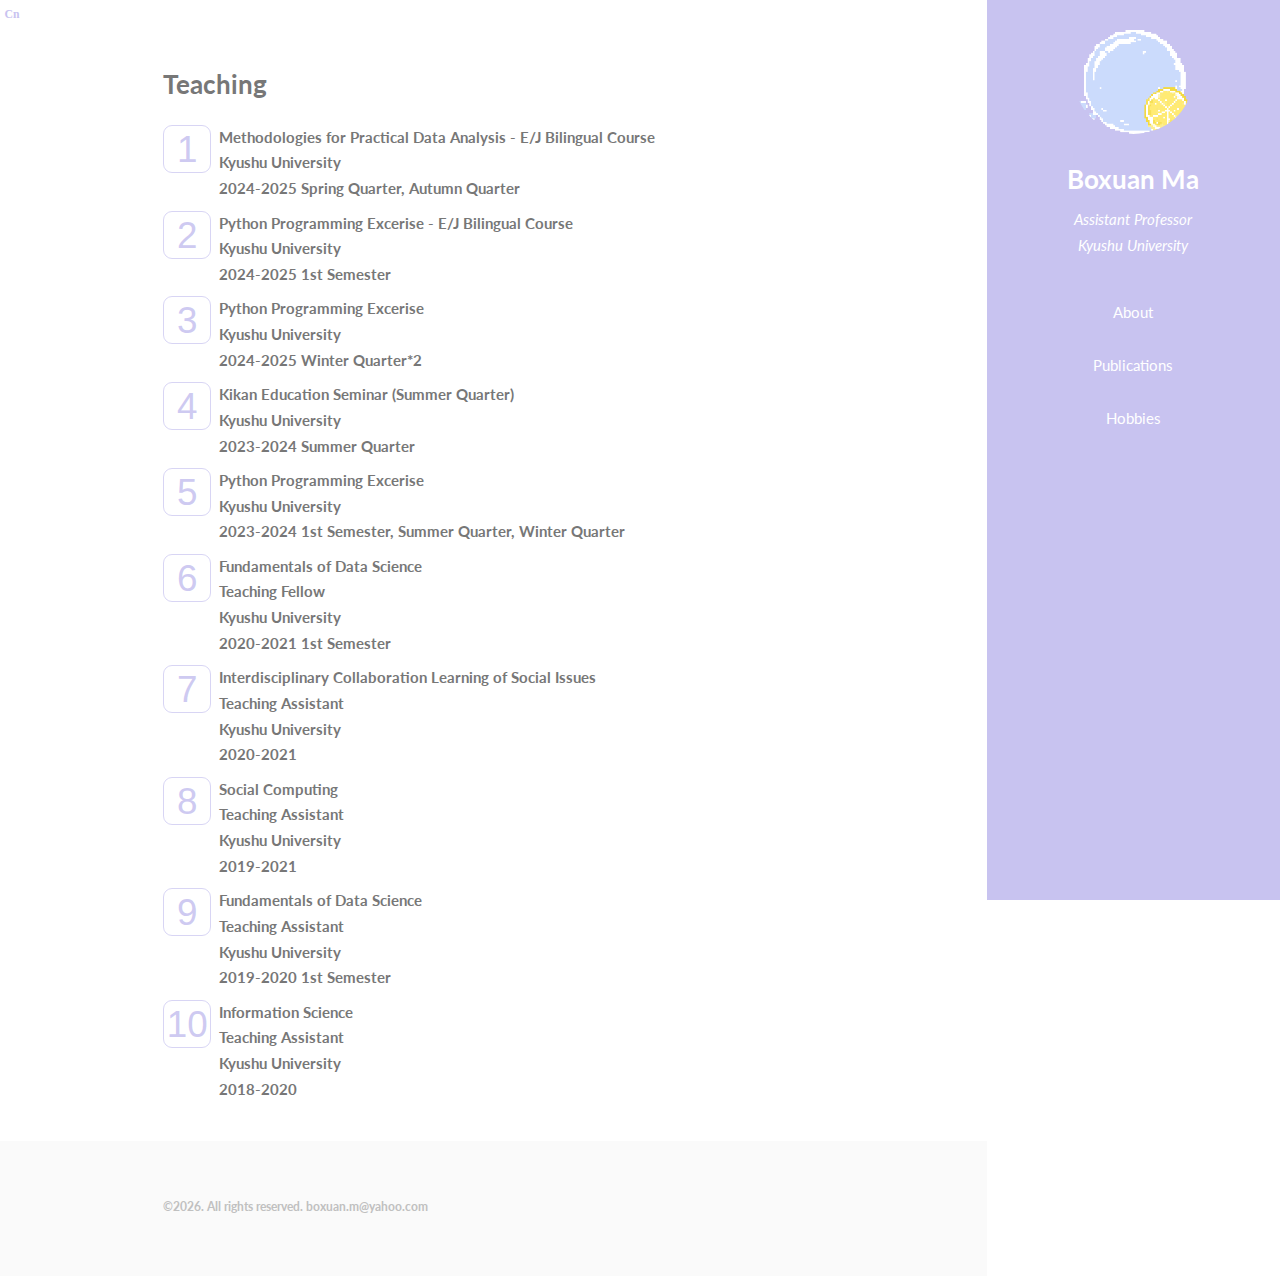
<file: Course_Professional Service.html>
<!DOCTYPE HTML>
<html>
	<head>
		<title>Boxuan Ma</title>
		<meta charset="utf-8" />
		<meta name="viewport" content="width=device-width, initial-scale=1, user-scalable=no" />
		<link rel="stylesheet" href="https://cdn.jsdelivr.net/npm/bootstrap-icons@1.10.5/font/bootstrap-icons.css">
		<link rel="stylesheet" href="assets/css/main.css" />
		<!-- <script src="https://kit.fontawesome.com/7d7a3a5bf2.js" crossorigin="anonymous"></script> -->
		
		<!-- Favicon -->
		<link rel="shortcut icon" type="image/png" href="images/favicon.png" />
	</head>
	<body class="is-preload">

		


		<!-- Header -->
			<section id="header">
				<header>
					<span class="image avatar"><img src="images/icon.png" alt="" /></span>
					<h1 id="logo"><a href="#">Boxuan Ma</a></h1>
					<p>Assistant Professor <br />
					Kyushu University </p>
				</header>
				<nav id="nav">
					<ul>
						<li><a href="index.html">About</a></li>
						<li><a href="Publication.html">Publications</a></li>
						<li><a href="Hobby.html">Hobbies</a></li> 
						<!-- <li><a href="#four">Publications</a></li> -->
					</ul>
				</nav>
				<!-- <footer>
					<ul class="icons">
						<li><a href="#" class="icon brands fa-twitter"><span class="label">Twitter</span></a></li>
						<li><a href="#" class="icon brands fa-facebook-f"><span class="label">Facebook</span></a></li>
						<li><a href="#" class="icon brands fa-instagram"><span class="label">Instagram</span></a></li>
						<li><a href="#" class="icon brands fa-github"><span class="label">Github</span></a></li>
						<li><a href="#" class="icon solid fa-envelope"><span class="label">Email</span></a></li>
					</ul>
				</footer> -->
			</section>

		<!-- Wrapper -->
			<div id="wrapper">

				<!-- Main -->
					<div id="main">

						<input type="checkbox" id="japanese">
						<label id="lang-toggler" for="japanese"></label>	

						<!-- One -->
							<section id="one">
								<!-- <div class="image main" data-position="center"> -->
									<!-- <img src="images/banner.jpg" alt="" /> -->

						
								<!-- </div> -->
								<div class="container">

									

									<header class="major">
										   
									<h3>Teaching</h2>
										<p>
											<ol style="counter-reset:my-ol-counter 0">
												<li><b>Methodologies for Practical Data Analysis - E/J Bilingual Course</b><br>
													<b>Kyushu University <br>
													2024-2025  Spring Quarter, Autumn Quarter<br>
												<li><b>Python Programming Excerise - E/J Bilingual Course</b><br>
													<b>Kyushu University <br>
													2024-2025  1st Semester<br>
												<li><b>Python Programming Excerise</b><br>
													<b>Kyushu University <br>
													2024-2025  Winter Quarter*2<br>
												<li><b>Kikan Education Seminar (Summer Quarter)</b><br>
													<b>Kyushu University <br>
													2023-2024  Summer Quarter<br>		
												<li><b>Python Programming Excerise</b><br>
													<b>Kyushu University <br>
													2023-2024  1st Semester, Summer Quarter, Winter Quarter<br>
												<li><b>Fundamentals of Data Science</b><br>
													<b>Teaching Fellow<br>
													<b>Kyushu University <br>
													2020-2021  1st Semester<br>

												<li><b>Interdisciplinary Collaboration Learning of Social Issues</b><br>
													<b>Teaching Assistant<br>
													<b>Kyushu University <br>
													2020-2021 <br>												
												<li><b>Social Computing</b><br>
													<b>Teaching Assistant<br>
													<b>Kyushu University <br>
													2019-2021 <br>		
												<li><b>Fundamentals of Data Science</b><br>
													<b>Teaching Assistant<br>
													<b>Kyushu University <br>
													2019-2020  1st Semester<br>		
												<li><b>Information Science</b><br>
													<b>Teaching Assistant<br>
													<b>Kyushu University <br>
													2018-2020 <br>		


								</div>


						

						<!-- Three -->
						<!-- <section id="Three">
							<div class="container">
								<h3>Indie Project</h3>
								<p></p>
								<ul class="feature-icons">
									<li class="icon solid fa-code">Write all the code</li>
									<li class="icon solid fa-cubes">Stack small boxes</li>
									<li class="icon solid fa-book">Read books and stuff</li>
									<li class="icon solid fa-coffee">Drink much coffee</li>
									<li class="icon solid fa-bolt">Lightning bolt</li>
									<li class="icon solid fa-users">Shadow clone technique</li>
								</ul>
							</div>
						</section> -->


						<!-- Four -->

						<!-- Five -->
						<!--
							<section id="five">
								<div class="container">
									<h3>Elements</h3>

									<section>
										<h4>Text</h4>
										<p>This is <b>bold</b> and this is <strong>strong</strong>. This is <i>italic</i> and this is <em>emphasized</em>.
										This is <sup>superscript</sup> text and this is <sub>subscript</sub> text.
										This is <u>underlined</u> and this is code: <code>for (;;) { ... }</code>. Finally, <a href="#">this is a link</a>.</p>
										<hr />
										<header>
											<h4>Heading with a Subtitle</h4>
											<p>Lorem ipsum dolor sit amet nullam id egestas urna aliquam</p>
										</header>
										<p>Nunc lacinia ante nunc ac lobortis. Interdum adipiscing gravida odio porttitor sem non mi integer non faucibus ornare mi ut ante amet placerat aliquet. Volutpat eu sed ante lacinia sapien lorem accumsan varius montes viverra nibh in adipiscing blandit tempus accumsan.</p>
										<header>
											<h5>Heading with a Subtitle</h5>
											<p>Lorem ipsum dolor sit amet nullam id egestas urna aliquam</p>
										</header>
										<p>Nunc lacinia ante nunc ac lobortis. Interdum adipiscing gravida odio porttitor sem non mi integer non faucibus ornare mi ut ante amet placerat aliquet. Volutpat eu sed ante lacinia sapien lorem accumsan varius montes viverra nibh in adipiscing blandit tempus accumsan.</p>
										<hr />
										<h2>Heading Level 2</h2>
										<h3>Heading Level 3</h3>
										<h4>Heading Level 4</h4>
										<h5>Heading Level 5</h5>
										<h6>Heading Level 6</h6>
										<hr />
										<h5>Blockquote</h5>
										<blockquote>Fringilla nisl. Donec accumsan interdum nisi, quis tincidunt felis sagittis eget tempus euismod. Vestibulum ante ipsum primis in faucibus vestibulum. Blandit adipiscing eu felis iaculis volutpat ac adipiscing accumsan faucibus. Vestibulum ante ipsum primis in faucibus lorem ipsum dolor sit amet nullam adipiscing eu felis.</blockquote>
										<h5>Preformatted</h5>
										<pre><code>i = 0;

while (!deck.isInOrder()) {
    print 'Iteration ' + i;
    deck.shuffle();
    i++;
}

print 'It took ' + i + ' iterations to sort the deck.';</code></pre>
									</section>

									<section>
										<h4>Lists</h4>
										<div class="row">
											<div class="col-6 col-12-xsmall">
												<h5>Unordered</h5>
												<ul>
													<li>Dolor pulvinar etiam magna etiam.</li>
													<li>Sagittis adipiscing lorem eleifend.</li>
													<li>Felis enim feugiat dolore viverra.</li>
												</ul>
												<h5>Alternate</h5>
												<ul class="alt">
													<li>Dolor pulvinar etiam magna etiam.</li>
													<li>Sagittis adipiscing lorem eleifend.</li>
													<li>Felis enim feugiat dolore viverra.</li>
												</ul>
											</div>
											<div class="col-6 col-12-xsmall">
												<h5>Ordered</h5>
												<ol>
													<li>Dolor pulvinar etiam magna etiam.</li>
													<li>Etiam vel felis at lorem sed viverra.</li>
													<li>Felis enim feugiat dolore viverra.</li>
													<li>Dolor pulvinar etiam magna etiam.</li>
													<li>Etiam vel felis at lorem sed viverra.</li>
													<li>Felis enim feugiat dolore viverra.</li>
												</ol>
												<h5>Icons</h5>
												<ul class="icons">
													<li><a href="#" class="icon brands fa-twitter"><span class="label">Twitter</span></a></li>
													<li><a href="#" class="icon brands fa-facebook-f"><span class="label">Facebook</span></a></li>
													<li><a href="#" class="icon brands fa-instagram"><span class="label">Instagram</span></a></li>
													<li><a href="#" class="icon brands fa-github"><span class="label">Github</span></a></li>
													<li><a href="#" class="icon brands fa-dribbble"><span class="label">Dribbble</span></a></li>
													<li><a href="#" class="icon brands fa-tumblr"><span class="label">Tumblr</span></a></li>
												</ul>
											</div>
										</div>
										<h5>Actions</h5>
										<ul class="actions">
											<li><a href="#" class="button primary">Default</a></li>
											<li><a href="#" class="button">Default</a></li>
											<li><a href="#" class="button alt">Default</a></li>
										</ul>
										<ul class="actions small">
											<li><a href="#" class="button primary small">Small</a></li>
											<li><a href="#" class="button small">Small</a></li>
											<li><a href="#" class="button alt small">Small</a></li>
										</ul>
										<div class="row">
											<div class="col-3 col-6-medium col-12-xsmall">
												<ul class="actions stacked">
													<li><a href="#" class="button primary">Default</a></li>
													<li><a href="#" class="button">Default</a></li>
													<li><a href="#" class="button alt">Default</a></li>
												</ul>
											</div>
											<div class="col-3 col-6 col-12-xsmall">
												<ul class="actions stacked">
													<li><a href="#" class="button primary small">Small</a></li>
													<li><a href="#" class="button small">Small</a></li>
													<li><a href="#" class="button alt small">Small</a></li>
												</ul>
											</div>
											<div class="col-3 col-6-medium col-12-xsmall">
												<ul class="actions stacked">
													<li><a href="#" class="button primary fit">Default</a></li>
													<li><a href="#" class="button fit">Default</a></li>
													<li><a href="#" class="button alt fit">Default</a></li>
												</ul>
											</div>
											<div class="col-3 col-6-medium col-12-xsmall">
												<ul class="actions stacked">
													<li><a href="#" class="button primary small fit">Small</a></li>
													<li><a href="#" class="button small fit">Small</a></li>
													<li><a href="#" class="button alt small fit">Small</a></li>
												</ul>
											</div>
										</div>
									</section>

									<section>
										<h4>Table</h4>
										<h5>Default</h5>
										<div class="table-wrapper">
											<table>
												<thead>
													<tr>
														<th>Name</th>
														<th>Description</th>
														<th>Price</th>
													</tr>
												</thead>
												<tbody>
													<tr>
														<td>Item One</td>
														<td>Ante turpis integer aliquet porttitor.</td>
														<td>29.99</td>
													</tr>
													<tr>
														<td>Item Two</td>
														<td>Vis ac commodo adipiscing arcu aliquet.</td>
														<td>19.99</td>
													</tr>
													<tr>
														<td>Item Three</td>
														<td> Morbi faucibus arcu accumsan lorem.</td>
														<td>29.99</td>
													</tr>
													<tr>
														<td>Item Four</td>
														<td>Vitae integer tempus condimentum.</td>
														<td>19.99</td>
													</tr>
													<tr>
														<td>Item Five</td>
														<td>Ante turpis integer aliquet porttitor.</td>
														<td>29.99</td>
													</tr>
												</tbody>
												<tfoot>
													<tr>
														<td colspan="2"></td>
														<td>100.00</td>
													</tr>
												</tfoot>
											</table>
										</div>

										<h5>Alternate</h5>
										<div class="table-wrapper">
											<table class="alt">
												<thead>
													<tr>
														<th>Name</th>
														<th>Description</th>
														<th>Price</th>
													</tr>
												</thead>
												<tbody>
													<tr>
														<td>Item One</td>
														<td>Ante turpis integer aliquet porttitor.</td>
														<td>29.99</td>
													</tr>
													<tr>
														<td>Item Two</td>
														<td>Vis ac commodo adipiscing arcu aliquet.</td>
														<td>19.99</td>
													</tr>
													<tr>
														<td>Item Three</td>
														<td> Morbi faucibus arcu accumsan lorem.</td>
														<td>29.99</td>
													</tr>
													<tr>
														<td>Item Four</td>
														<td>Vitae integer tempus condimentum.</td>
														<td>19.99</td>
													</tr>
													<tr>
														<td>Item Five</td>
														<td>Ante turpis integer aliquet porttitor.</td>
														<td>29.99</td>
													</tr>
												</tbody>
												<tfoot>
													<tr>
														<td colspan="2"></td>
														<td>100.00</td>
													</tr>
												</tfoot>
											</table>
										</div>
									</section>

									<section>
										<h4>Buttons</h4>
										<ul class="actions">
											<li><a href="#" class="button primary">Primary</a></li>
											<li><a href="#" class="button">Default</a></li>
											<li><a href="#" class="button alt">Alternate</a></li>
										</ul>
										<ul class="actions">
											<li><a href="#" class="button primary large">Large</a></li>
											<li><a href="#" class="button">Default</a></li>
											<li><a href="#" class="button alt small">Small</a></li>
										</ul>
										<ul class="actions fit">
											<li><a href="#" class="button primary fit">Fit</a></li>
											<li><a href="#" class="button fit">Fit</a></li>
											<li><a href="#" class="button alt fit">Fit</a></li>
										</ul>
										<ul class="actions fit small">
											<li><a href="#" class="button primary fit small">Fit + Small</a></li>
											<li><a href="#" class="button fit small">Fit + Small</a></li>
											<li><a href="#" class="button alt fit small">Fit + Small</a></li>
										</ul>
										<ul class="actions">
											<li><a href="#" class="button primary icon solid fa-download">Icon</a></li>
											<li><a href="#" class="button icon solid fa-download">Icon</a></li>
											<li><a href="#" class="button alt icon solid fa-check">Icon</a></li>
										</ul>
										<ul class="actions">
											<li><span class="button primary disabled">Primary</span></li>
											<li><span class="button disabled">Default</span></li>
											<li><span class="button alt disabled">Alternate</span></li>
										</ul>
									</section>

									<section>
										<h4>Form</h4>
										<form method="post" action="#">
											<div class="row gtr-uniform">
												<div class="col-6 col-12-xsmall">
													<input type="text" name="demo-name" id="demo-name" value="" placeholder="Name" />
												</div>
												<div class="col-6 col-12-xsmall">
													<input type="email" name="demo-email" id="demo-email" value="" placeholder="Email" />
												</div>
												<div class="col-12">
													<select name="demo-category" id="demo-category">
														<option value="">- Category -</option>
														<option value="1">Manufacturing</option>
														<option value="1">Shipping</option>
														<option value="1">Administration</option>
														<option value="1">Human Resources</option>
													</select>
												</div>
												<div class="col-4 col-12-medium">
													<input type="radio" id="demo-priority-low" name="demo-priority" checked>
													<label for="demo-priority-low">Low Priority</label>
												</div>
												<div class="col-4 col-12-medium">
													<input type="radio" id="demo-priority-normal" name="demo-priority">
													<label for="demo-priority-normal">Normal Priority</label>
												</div>
												<div class="col-4 col-12-medium">
													<input type="radio" id="demo-priority-high" name="demo-priority">
													<label for="demo-priority-high">High Priority</label>
												</div>
												<div class="col-6 col-12-medium">
													<input type="checkbox" id="demo-copy" name="demo-copy">
													<label for="demo-copy">Email me a copy of this message</label>
												</div>
												<div class="col-6 col-12-medium">
													<input type="checkbox" id="demo-human" name="demo-human" checked>
													<label for="demo-human">I am a human and not a robot</label>
												</div>
												<div class="col-12">
													<textarea name="demo-message" id="demo-message" placeholder="Enter your message" rows="6"></textarea>
												</div>
												<div class="col-12">
													<ul class="actions">
														<li><input type="submit" value="Send Message" /></li>
														<li><input type="reset" value="Reset" class="alt" /></li>
													</ul>
												</div>
											</div>
										</form>
									</section>

									<section>
										<h4>Image</h4>
										<h5>Fit</h5>
										<span class="image fit"><img src="images/banner.jpg" alt="" /></span>
										<div class="box alt">
											<div class="row gtr-50 gtr-uniform">
												<div class="col-4"><span class="image fit"><img src="images/pic01.jpg" alt="" /></span></div>
												<div class="col-4"><span class="image fit"><img src="images/pic02.jpg" alt="" /></span></div>
												<div class="col-4"><span class="image fit"><img src="images/pic03.jpg" alt="" /></span></div>
												<div class="col-4"><span class="image fit"><img src="images/pic02.jpg" alt="" /></span></div>
												<div class="col-4"><span class="image fit"><img src="images/pic03.jpg" alt="" /></span></div>
												<div class="col-4"><span class="image fit"><img src="images/pic01.jpg" alt="" /></span></div>
												<div class="col-4"><span class="image fit"><img src="images/pic03.jpg" alt="" /></span></div>
												<div class="col-4"><span class="image fit"><img src="images/pic01.jpg" alt="" /></span></div>
												<div class="col-4"><span class="image fit"><img src="images/pic02.jpg" alt="" /></span></div>
											</div>
										</div>
										<h5>Left &amp; Right</h5>
										<p><span class="image left"><img src="images/avatar.jpg" alt="" /></span>Fringilla nisl. Donec accumsan interdum nisi, quis tincidunt felis sagittis eget. tempus euismod. Vestibulum ante ipsum primis in faucibus vestibulum. Blandit adipiscing eu felis iaculis volutpat ac adipiscing accumsan eu faucibus. Integer ac pellentesque praesent tincidunt felis sagittis eget. tempus euismod. Vestibulum ante ipsum primis in faucibus vestibulum. Blandit adipiscing eu felis iaculis volutpat ac adipiscing accumsan eu faucibus. Integer ac pellentesque praesent. Donec accumsan interdum nisi, quis tincidunt felis sagittis eget. tempus euismod. Vestibulum ante ipsum primis in faucibus vestibulum. Blandit adipiscing eu felis iaculis volutpat ac adipiscing accumsan eu faucibus. Integer ac pellentesque praesent tincidunt felis sagittis eget. tempus euismod. Vestibulum ante ipsum primis in faucibus vestibulum. Blandit adipiscing eu felis iaculis volutpat ac adipiscing accumsan eu faucibus. Integer ac pellentesque praesent.</p>
										<p><span class="image right"><img src="images/avatar.jpg" alt="" /></span>Fringilla nisl. Donec accumsan interdum nisi, quis tincidunt felis sagittis eget. tempus euismod. Vestibulum ante ipsum primis in faucibus vestibulum. Blandit adipiscing eu felis iaculis volutpat ac adipiscing accumsan eu faucibus. Integer ac pellentesque praesent tincidunt felis sagittis eget. tempus euismod. Vestibulum ante ipsum primis in faucibus vestibulum. Blandit adipiscing eu felis iaculis volutpat ac adipiscing accumsan eu faucibus. Integer ac pellentesque praesent. Donec accumsan interdum nisi, quis tincidunt felis sagittis eget. tempus euismod. Vestibulum ante ipsum primis in faucibus vestibulum. Blandit adipiscing eu felis iaculis volutpat ac adipiscing accumsan eu faucibus. Integer ac pellentesque praesent tincidunt felis sagittis eget. tempus euismod. Vestibulum ante ipsum primis in faucibus vestibulum. Blandit adipiscing eu felis iaculis volutpat ac adipiscing accumsan eu faucibus. Integer ac pellentesque praesent.</p>
									</section>

								</div>
							</section>
						-->

					</div>

				<!-- Footer -->
					<section id="footer">
						<div class="container">
							<ul class="copyright">
								<li>&copy;<script>document.write( new Date().getFullYear() );</script>. All rights reserved. boxuan.m@yahoo.com </li>
							</ul>
						</div>
					</section>

			</div>

		<!-- Scripts -->
			<script src="assets/js/jquery.min.js"></script>
			<script src="assets/js/jquery.scrollex.min.js"></script>
			<script src="assets/js/jquery.scrolly.min.js"></script>
			<script src="assets/js/browser.min.js"></script>
			<script src="assets/js/breakpoints.min.js"></script>
			<script src="assets/js/util.js"></script>
			<script src="assets/js/main.js"></script>

	</body>
</html>
</file>
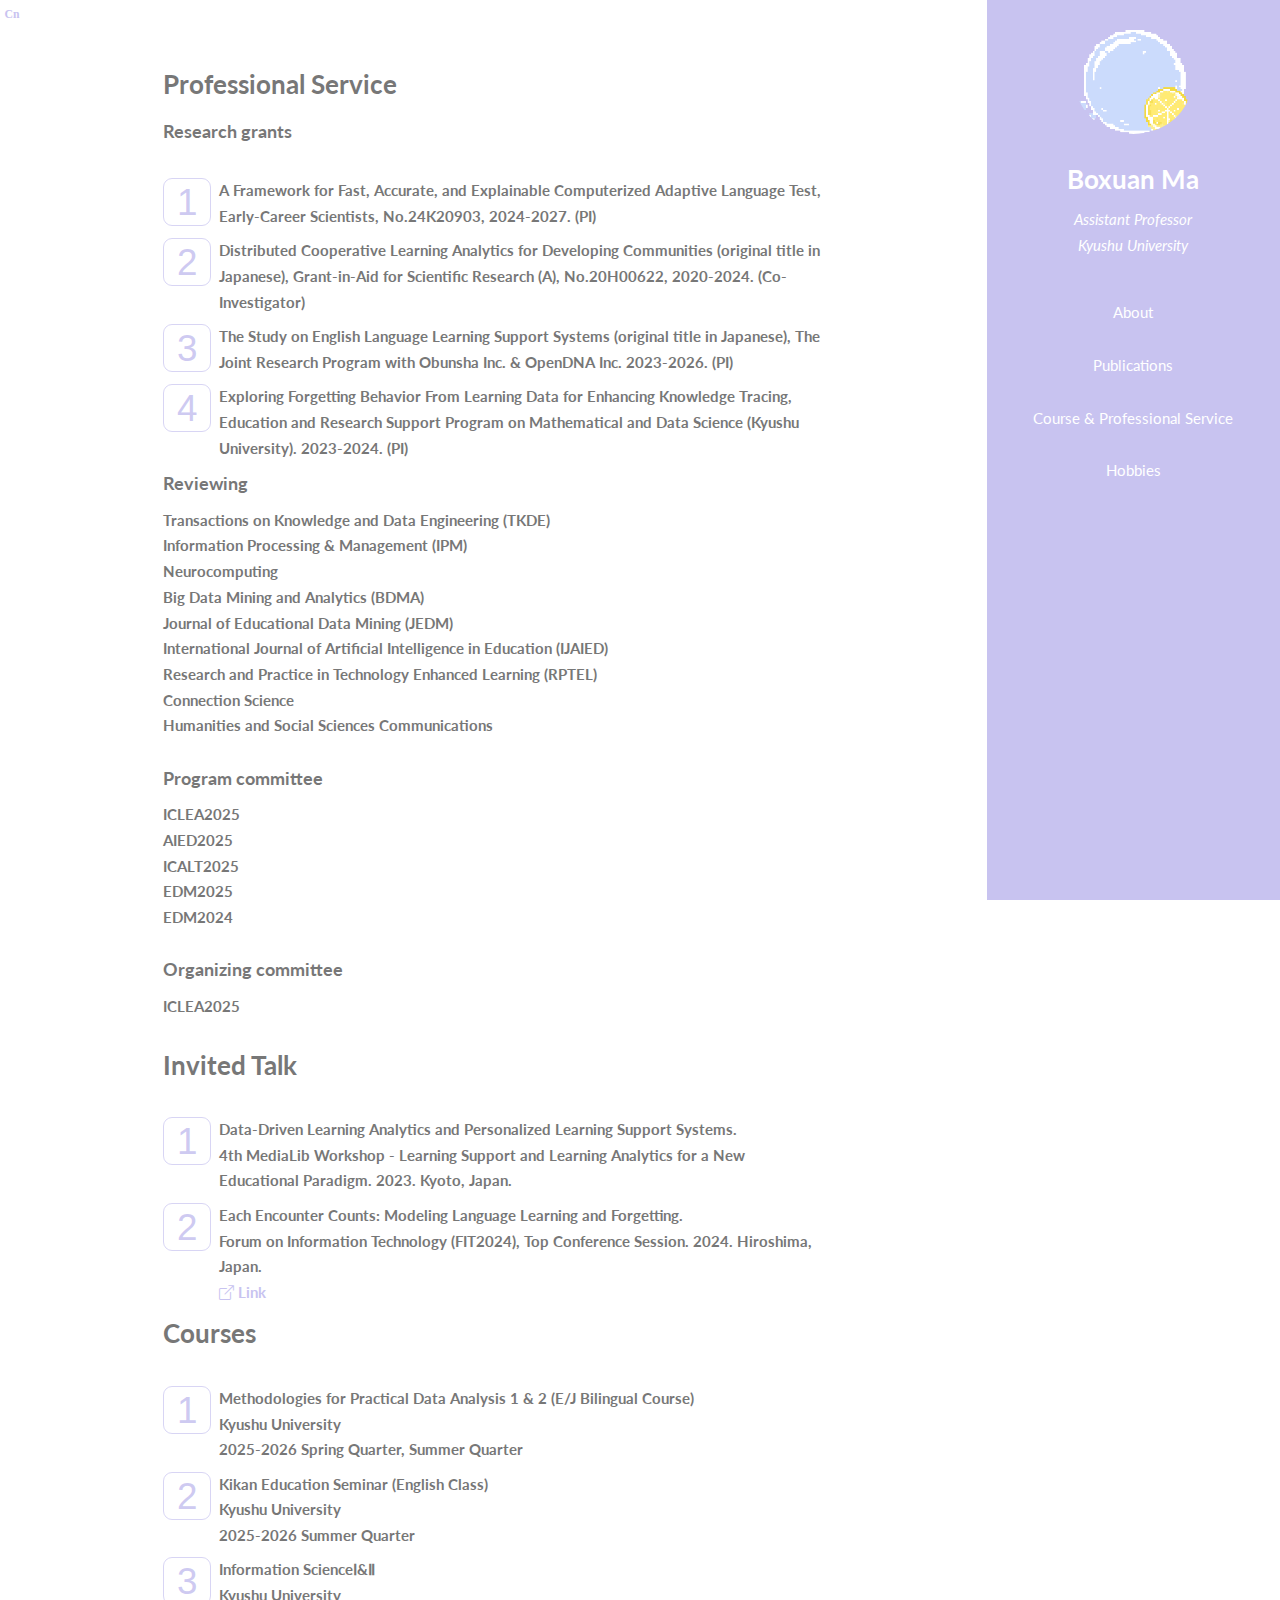
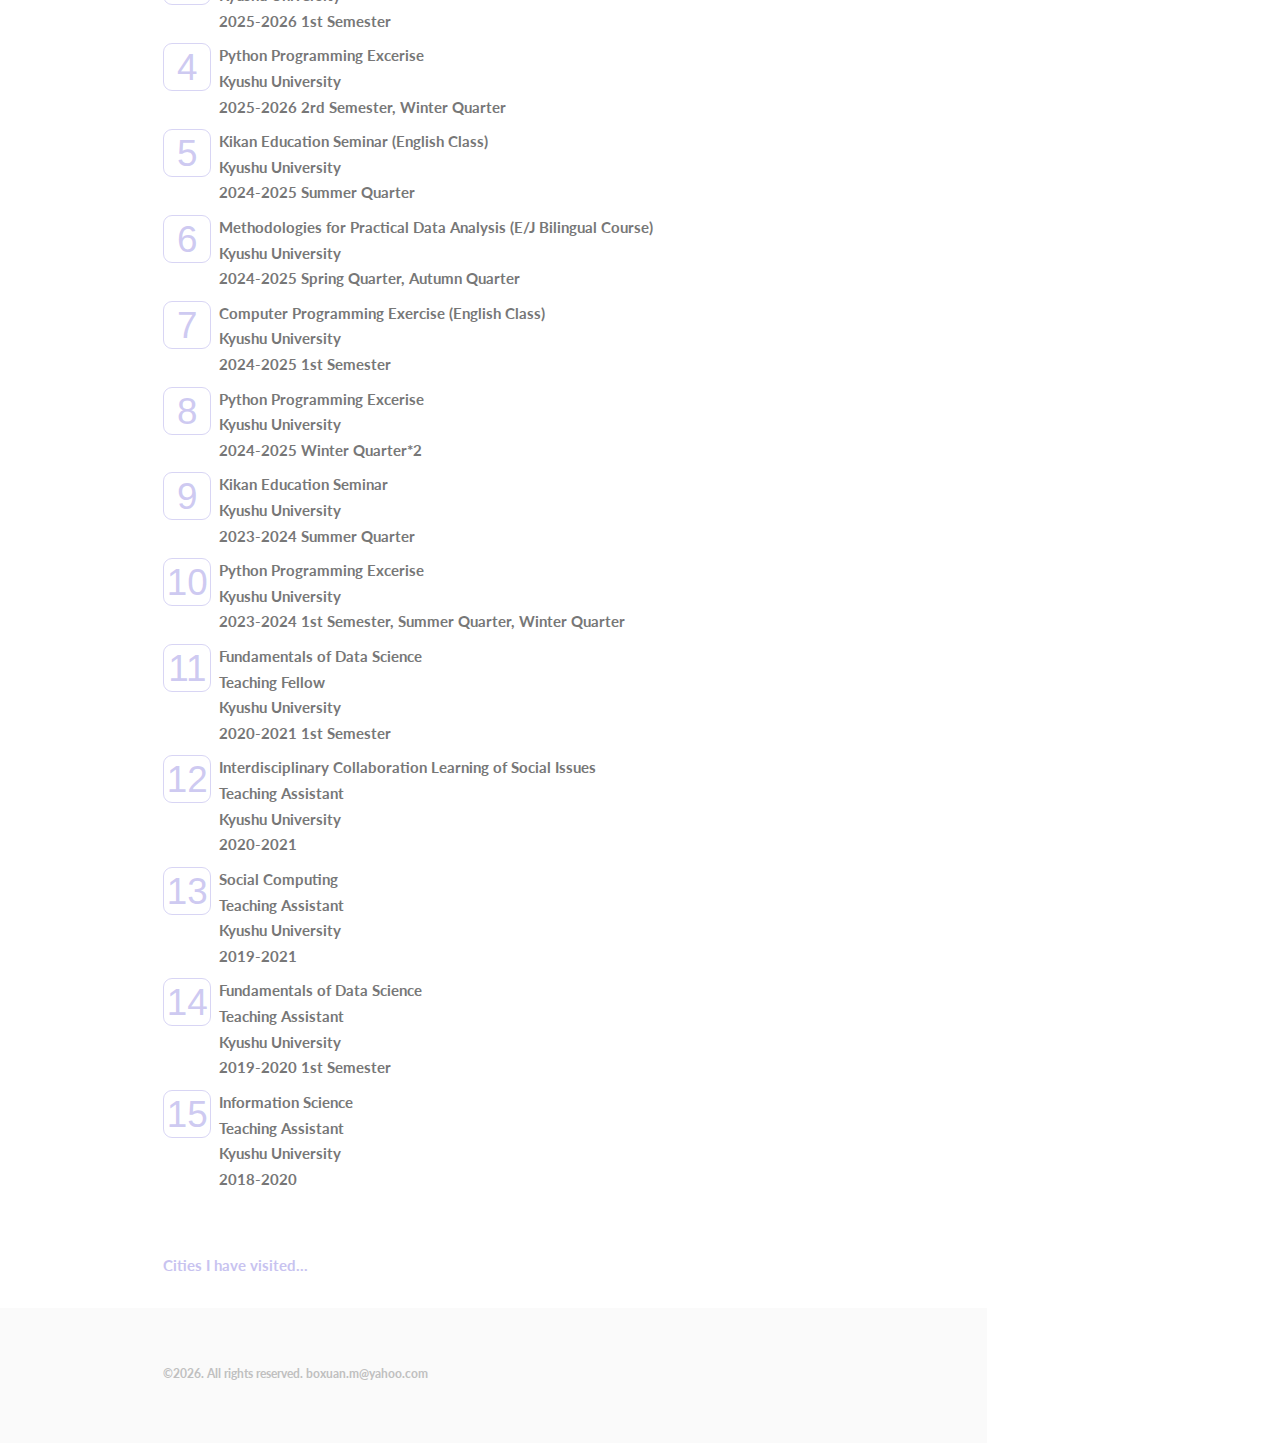
<file: Course_Professional_Service.html>
<!DOCTYPE HTML>
<html>
	<head>
		<title>Boxuan Ma</title>
		<meta charset="utf-8" />
		<meta name="viewport" content="width=device-width, initial-scale=1, user-scalable=no" />
		<link rel="stylesheet" href="https://cdn.jsdelivr.net/npm/bootstrap-icons@1.10.5/font/bootstrap-icons.css">
		<link rel="stylesheet" href="assets/css/main.css" />
		<!-- <script src="https://kit.fontawesome.com/7d7a3a5bf2.js" crossorigin="anonymous"></script> -->
		
		<!-- Favicon -->
		<link rel="shortcut icon" type="image/png" href="images/favicon.png" />
	</head>
	<body class="is-preload">

		


		<!-- Header -->
			<section id="header">
				<header>
					<span class="image avatar"><img src="images/icon.png" alt="" /></span>
					<h1 id="logo"><a href="#">Boxuan Ma</a></h1>
					<p>Assistant Professor <br />
					Kyushu University </p>
				</header>
				<nav id="nav">
					<ul>
						<li><a href="index.html">About</a></li>
						<li><a href="Publication.html">Publications</a></li>
						<li><a href="Course_Professional_Service.html">Course & Professional Service</a></li>
						<li><a href="Hobby.html">Hobbies</a></li> 
						<!-- <li><a href="#four">Publications</a></li> -->
					</ul>
				</nav>
				<!-- <footer>
					<ul class="icons">
						<li><a href="#" class="icon brands fa-twitter"><span class="label">Twitter</span></a></li>
						<li><a href="#" class="icon brands fa-facebook-f"><span class="label">Facebook</span></a></li>
						<li><a href="#" class="icon brands fa-instagram"><span class="label">Instagram</span></a></li>
						<li><a href="#" class="icon brands fa-github"><span class="label">Github</span></a></li>
						<li><a href="#" class="icon solid fa-envelope"><span class="label">Email</span></a></li>
					</ul>
				</footer> -->
			</section>

		<!-- Wrapper -->
			<div id="wrapper">

				<!-- Main -->
					<div id="main">

						<input type="checkbox" id="japanese">
						<label id="lang-toggler" for="japanese"></label>	

						<!-- One -->
							<section id="one">
								<!-- <div class="image main" data-position="center"> -->
									<!-- <img src="images/banner.jpg" alt="" /> -->

						
								<!-- </div> -->
								<div class="container">


													
								<h3>Professional Service</h3>
			
								<h4>Research grants</h4>

								<p>
								<ol style="counter-reset:my-ol-counter 0">
								
								<li><b>A Framework for Fast, Accurate, and Explainable Computerized Adaptive Language Test, Early-Career Scientists, No.24K20903, 2024-2027. (PI)
								<br> 
								<li><b> Distributed Cooperative Learning Analytics for Developing Communities (original title in Japanese), Grant-in-Aid for Scientific Research (A), No.20H00622, 2020-2024. (Co-Investigator)
								<br>
								<li><b>The Study on English Language Learning Support Systems (original title in Japanese), The Joint Research Program with Obunsha Inc. & OpenDNA Inc. 2023-2026. (PI)
								<br>	
								<li><b>Exploring Forgetting Behavior From Learning Data for Enhancing Knowledge Tracing, Education and Research Support Program on Mathematical and Data Science (Kyushu University). 2023-2024. (PI)
								<br>
								</ol>
									
								<h4>Reviewing</h4>
							
								Transactions on Knowledge and Data Engineering (TKDE) 
									<br> 
								Information Processing & Management (IPM) 
									<br> 
								Neurocomputing
									<br> 
								Big Data Mining and Analytics (BDMA)
									<br> 
								Journal of Educational Data Mining (JEDM) 
									<br> 
								International Journal of Artificial Intelligence in Education (IJAIED) 	
									<br> 
								Research and Practice in Technology Enhanced Learning (RPTEL) 
									<br> 
								Connection Science
									<br> 
								
								Humanities and Social Sciences Communications

								<br>
								<br>
									
								<h4>Program committee</h4>	

									
								
								ICLEA2025
								<br>
								AIED2025
								<br>	
								ICALT2025
								<br>
								EDM2025
								<br>
								EDM2024
								<br>
								<br>
								<h4>Organizing committee</h4>	
								
								ICLEA2025
								<br>
								<br>	
								<h3>Invited Talk</h2>
								<p>
								<ol style="counter-reset:my-ol-counter 0">
														
								<li><b> Data-Driven Learning Analytics and Personalized Learning Support Systems. </b><br>
									<b>4th MediaLib Workshop - Learning Support and Learning Analytics for a New Educational Paradigm. 2023. Kyoto, Japan.</b><br>

								<li><b> Each Encounter Counts: Modeling Language Learning and Forgetting. </b><br>
									<b>Forum on Information Technology (FIT2024), Top Conference Session. 2024. Hiroshima, Japan.</b><br>
									<a class="bi bi-box-arrow-up-right" href="https://www.ipsj.or.jp/event/fit/fit2024/abstract/data/html/event/event_TCS6-2.html" style="color: #c8c3f0" target="_blank" rel="noopener noreferrer"> Link</a></li>
								</ol>

								<h3>Courses</h2>
										<p>
											<ol style="counter-reset:my-ol-counter 0">
												<li><b>Methodologies for Practical Data Analysis 1 & 2 (E/J Bilingual Course)</b><br>
													<b>Kyushu University <br>
													2025-2026  Spring Quarter, Summer Quarter<br>	
												<li><b>Kikan Education Seminar (English Class)</b><br>
													<b>Kyushu University <br>
													2025-2026  Summer Quarter<br>								
												<li><b>Information ScienceⅠ&Ⅱ</b><br>
													<b>Kyushu University <br>
													2025-2026  1st Semester<br>
												<li><b>Python Programming Excerise</b><br>
													<b>Kyushu University <br>
													2025-2026  2rd Semester, Winter Quarter<br>
												<li><b>Kikan Education Seminar (English Class)</b><br>
													<b>Kyushu University <br>
													2024-2025  Summer Quarter<br>	
												<li><b>Methodologies for Practical Data Analysis (E/J Bilingual Course)</b><br>
													<b>Kyushu University <br>
													2024-2025  Spring Quarter, Autumn Quarter<br>
												<li><b>Computer Programming Exercise (English Class)</b><br>
													<b>Kyushu University <br>
													2024-2025  1st Semester<br>
												<li><b>Python Programming Excerise</b><br>
													<b>Kyushu University <br>
													2024-2025  Winter Quarter*2<br>
												<li><b>Kikan Education Seminar </b><br>
													<b>Kyushu University <br>
													2023-2024  Summer Quarter<br>		
												<li><b>Python Programming Excerise</b><br>
													<b>Kyushu University <br>
													2023-2024  1st Semester, Summer Quarter, Winter Quarter<br>
												<li><b>Fundamentals of Data Science</b><br>
													<b>Teaching Fellow<br>
													<b>Kyushu University <br>
													2020-2021  1st Semester<br>
												<li><b>Interdisciplinary Collaboration Learning of Social Issues</b><br>
													<b>Teaching Assistant<br>
													<b>Kyushu University <br>
													2020-2021 <br>												
												<li><b>Social Computing</b><br>
													<b>Teaching Assistant<br>
													<b>Kyushu University <br>
													2019-2021 <br>		
												<li><b>Fundamentals of Data Science</b><br>
													<b>Teaching Assistant<br>
													<b>Kyushu University <br>
													2019-2020  1st Semester<br>		
												<li><b>Information Science</b><br>
													<b>Teaching Assistant<br>
													<b>Kyushu University <br>
													2018-2020 <br>	
								</ol>	
								<br>	
								<br>	
								<a style="color: #c8c3f0;" href="map.html">Cities I have visited...</a>
								
								</div>

								


						

						<!-- Three -->
						<!-- <section id="Three">
							<div class="container">
								<h3>Indie Project</h3>
								<p></p>
								<ul class="feature-icons">
									<li class="icon solid fa-code">Write all the code</li>
									<li class="icon solid fa-cubes">Stack small boxes</li>
									<li class="icon solid fa-book">Read books and stuff</li>
									<li class="icon solid fa-coffee">Drink much coffee</li>
									<li class="icon solid fa-bolt">Lightning bolt</li>
									<li class="icon solid fa-users">Shadow clone technique</li>
								</ul>
							</div>
						</section> -->


						<!-- Four -->

						<!-- Five -->
						<!--
							<section id="five">
								<div class="container">
									<h3>Elements</h3>

									<section>
										<h4>Text</h4>
										<p>This is <b>bold</b> and this is <strong>strong</strong>. This is <i>italic</i> and this is <em>emphasized</em>.
										This is <sup>superscript</sup> text and this is <sub>subscript</sub> text.
										This is <u>underlined</u> and this is code: <code>for (;;) { ... }</code>. Finally, <a href="#">this is a link</a>.</p>
										<hr />
										<header>
											<h4>Heading with a Subtitle</h4>
											<p>Lorem ipsum dolor sit amet nullam id egestas urna aliquam</p>
										</header>
										<p>Nunc lacinia ante nunc ac lobortis. Interdum adipiscing gravida odio porttitor sem non mi integer non faucibus ornare mi ut ante amet placerat aliquet. Volutpat eu sed ante lacinia sapien lorem accumsan varius montes viverra nibh in adipiscing blandit tempus accumsan.</p>
										<header>
											<h5>Heading with a Subtitle</h5>
											<p>Lorem ipsum dolor sit amet nullam id egestas urna aliquam</p>
										</header>
										<p>Nunc lacinia ante nunc ac lobortis. Interdum adipiscing gravida odio porttitor sem non mi integer non faucibus ornare mi ut ante amet placerat aliquet. Volutpat eu sed ante lacinia sapien lorem accumsan varius montes viverra nibh in adipiscing blandit tempus accumsan.</p>
										<hr />
										<h2>Heading Level 2</h2>
										<h3>Heading Level 3</h3>
										<h4>Heading Level 4</h4>
										<h5>Heading Level 5</h5>
										<h6>Heading Level 6</h6>
										<hr />
										<h5>Blockquote</h5>
										<blockquote>Fringilla nisl. Donec accumsan interdum nisi, quis tincidunt felis sagittis eget tempus euismod. Vestibulum ante ipsum primis in faucibus vestibulum. Blandit adipiscing eu felis iaculis volutpat ac adipiscing accumsan faucibus. Vestibulum ante ipsum primis in faucibus lorem ipsum dolor sit amet nullam adipiscing eu felis.</blockquote>
										<h5>Preformatted</h5>
										<pre><code>i = 0;

while (!deck.isInOrder()) {
    print 'Iteration ' + i;
    deck.shuffle();
    i++;
}

print 'It took ' + i + ' iterations to sort the deck.';</code></pre>
									</section>

									<section>
										<h4>Lists</h4>
										<div class="row">
											<div class="col-6 col-12-xsmall">
												<h5>Unordered</h5>
												<ul>
													<li>Dolor pulvinar etiam magna etiam.</li>
													<li>Sagittis adipiscing lorem eleifend.</li>
													<li>Felis enim feugiat dolore viverra.</li>
												</ul>
												<h5>Alternate</h5>
												<ul class="alt">
													<li>Dolor pulvinar etiam magna etiam.</li>
													<li>Sagittis adipiscing lorem eleifend.</li>
													<li>Felis enim feugiat dolore viverra.</li>
												</ul>
											</div>
											<div class="col-6 col-12-xsmall">
												<h5>Ordered</h5>
												<ol>
													<li>Dolor pulvinar etiam magna etiam.</li>
													<li>Etiam vel felis at lorem sed viverra.</li>
													<li>Felis enim feugiat dolore viverra.</li>
													<li>Dolor pulvinar etiam magna etiam.</li>
													<li>Etiam vel felis at lorem sed viverra.</li>
													<li>Felis enim feugiat dolore viverra.</li>
												</ol>
												<h5>Icons</h5>
												<ul class="icons">
													<li><a href="#" class="icon brands fa-twitter"><span class="label">Twitter</span></a></li>
													<li><a href="#" class="icon brands fa-facebook-f"><span class="label">Facebook</span></a></li>
													<li><a href="#" class="icon brands fa-instagram"><span class="label">Instagram</span></a></li>
													<li><a href="#" class="icon brands fa-github"><span class="label">Github</span></a></li>
													<li><a href="#" class="icon brands fa-dribbble"><span class="label">Dribbble</span></a></li>
													<li><a href="#" class="icon brands fa-tumblr"><span class="label">Tumblr</span></a></li>
												</ul>
											</div>
										</div>
										<h5>Actions</h5>
										<ul class="actions">
											<li><a href="#" class="button primary">Default</a></li>
											<li><a href="#" class="button">Default</a></li>
											<li><a href="#" class="button alt">Default</a></li>
										</ul>
										<ul class="actions small">
											<li><a href="#" class="button primary small">Small</a></li>
											<li><a href="#" class="button small">Small</a></li>
											<li><a href="#" class="button alt small">Small</a></li>
										</ul>
										<div class="row">
											<div class="col-3 col-6-medium col-12-xsmall">
												<ul class="actions stacked">
													<li><a href="#" class="button primary">Default</a></li>
													<li><a href="#" class="button">Default</a></li>
													<li><a href="#" class="button alt">Default</a></li>
												</ul>
											</div>
											<div class="col-3 col-6 col-12-xsmall">
												<ul class="actions stacked">
													<li><a href="#" class="button primary small">Small</a></li>
													<li><a href="#" class="button small">Small</a></li>
													<li><a href="#" class="button alt small">Small</a></li>
												</ul>
											</div>
											<div class="col-3 col-6-medium col-12-xsmall">
												<ul class="actions stacked">
													<li><a href="#" class="button primary fit">Default</a></li>
													<li><a href="#" class="button fit">Default</a></li>
													<li><a href="#" class="button alt fit">Default</a></li>
												</ul>
											</div>
											<div class="col-3 col-6-medium col-12-xsmall">
												<ul class="actions stacked">
													<li><a href="#" class="button primary small fit">Small</a></li>
													<li><a href="#" class="button small fit">Small</a></li>
													<li><a href="#" class="button alt small fit">Small</a></li>
												</ul>
											</div>
										</div>
									</section>

									<section>
										<h4>Table</h4>
										<h5>Default</h5>
										<div class="table-wrapper">
											<table>
												<thead>
													<tr>
														<th>Name</th>
														<th>Description</th>
														<th>Price</th>
													</tr>
												</thead>
												<tbody>
													<tr>
														<td>Item One</td>
														<td>Ante turpis integer aliquet porttitor.</td>
														<td>29.99</td>
													</tr>
													<tr>
														<td>Item Two</td>
														<td>Vis ac commodo adipiscing arcu aliquet.</td>
														<td>19.99</td>
													</tr>
													<tr>
														<td>Item Three</td>
														<td> Morbi faucibus arcu accumsan lorem.</td>
														<td>29.99</td>
													</tr>
													<tr>
														<td>Item Four</td>
														<td>Vitae integer tempus condimentum.</td>
														<td>19.99</td>
													</tr>
													<tr>
														<td>Item Five</td>
														<td>Ante turpis integer aliquet porttitor.</td>
														<td>29.99</td>
													</tr>
												</tbody>
												<tfoot>
													<tr>
														<td colspan="2"></td>
														<td>100.00</td>
													</tr>
												</tfoot>
											</table>
										</div>

										<h5>Alternate</h5>
										<div class="table-wrapper">
											<table class="alt">
												<thead>
													<tr>
														<th>Name</th>
														<th>Description</th>
														<th>Price</th>
													</tr>
												</thead>
												<tbody>
													<tr>
														<td>Item One</td>
														<td>Ante turpis integer aliquet porttitor.</td>
														<td>29.99</td>
													</tr>
													<tr>
														<td>Item Two</td>
														<td>Vis ac commodo adipiscing arcu aliquet.</td>
														<td>19.99</td>
													</tr>
													<tr>
														<td>Item Three</td>
														<td> Morbi faucibus arcu accumsan lorem.</td>
														<td>29.99</td>
													</tr>
													<tr>
														<td>Item Four</td>
														<td>Vitae integer tempus condimentum.</td>
														<td>19.99</td>
													</tr>
													<tr>
														<td>Item Five</td>
														<td>Ante turpis integer aliquet porttitor.</td>
														<td>29.99</td>
													</tr>
												</tbody>
												<tfoot>
													<tr>
														<td colspan="2"></td>
														<td>100.00</td>
													</tr>
												</tfoot>
											</table>
										</div>
									</section>

									<section>
										<h4>Buttons</h4>
										<ul class="actions">
											<li><a href="#" class="button primary">Primary</a></li>
											<li><a href="#" class="button">Default</a></li>
											<li><a href="#" class="button alt">Alternate</a></li>
										</ul>
										<ul class="actions">
											<li><a href="#" class="button primary large">Large</a></li>
											<li><a href="#" class="button">Default</a></li>
											<li><a href="#" class="button alt small">Small</a></li>
										</ul>
										<ul class="actions fit">
											<li><a href="#" class="button primary fit">Fit</a></li>
											<li><a href="#" class="button fit">Fit</a></li>
											<li><a href="#" class="button alt fit">Fit</a></li>
										</ul>
										<ul class="actions fit small">
											<li><a href="#" class="button primary fit small">Fit + Small</a></li>
											<li><a href="#" class="button fit small">Fit + Small</a></li>
											<li><a href="#" class="button alt fit small">Fit + Small</a></li>
										</ul>
										<ul class="actions">
											<li><a href="#" class="button primary icon solid fa-download">Icon</a></li>
											<li><a href="#" class="button icon solid fa-download">Icon</a></li>
											<li><a href="#" class="button alt icon solid fa-check">Icon</a></li>
										</ul>
										<ul class="actions">
											<li><span class="button primary disabled">Primary</span></li>
											<li><span class="button disabled">Default</span></li>
											<li><span class="button alt disabled">Alternate</span></li>
										</ul>
									</section>

									<section>
										<h4>Form</h4>
										<form method="post" action="#">
											<div class="row gtr-uniform">
												<div class="col-6 col-12-xsmall">
													<input type="text" name="demo-name" id="demo-name" value="" placeholder="Name" />
												</div>
												<div class="col-6 col-12-xsmall">
													<input type="email" name="demo-email" id="demo-email" value="" placeholder="Email" />
												</div>
												<div class="col-12">
													<select name="demo-category" id="demo-category">
														<option value="">- Category -</option>
														<option value="1">Manufacturing</option>
														<option value="1">Shipping</option>
														<option value="1">Administration</option>
														<option value="1">Human Resources</option>
													</select>
												</div>
												<div class="col-4 col-12-medium">
													<input type="radio" id="demo-priority-low" name="demo-priority" checked>
													<label for="demo-priority-low">Low Priority</label>
												</div>
												<div class="col-4 col-12-medium">
													<input type="radio" id="demo-priority-normal" name="demo-priority">
													<label for="demo-priority-normal">Normal Priority</label>
												</div>
												<div class="col-4 col-12-medium">
													<input type="radio" id="demo-priority-high" name="demo-priority">
													<label for="demo-priority-high">High Priority</label>
												</div>
												<div class="col-6 col-12-medium">
													<input type="checkbox" id="demo-copy" name="demo-copy">
													<label for="demo-copy">Email me a copy of this message</label>
												</div>
												<div class="col-6 col-12-medium">
													<input type="checkbox" id="demo-human" name="demo-human" checked>
													<label for="demo-human">I am a human and not a robot</label>
												</div>
												<div class="col-12">
													<textarea name="demo-message" id="demo-message" placeholder="Enter your message" rows="6"></textarea>
												</div>
												<div class="col-12">
													<ul class="actions">
														<li><input type="submit" value="Send Message" /></li>
														<li><input type="reset" value="Reset" class="alt" /></li>
													</ul>
												</div>
											</div>
										</form>
									</section>

									<section>
										<h4>Image</h4>
										<h5>Fit</h5>
										<span class="image fit"><img src="images/banner.jpg" alt="" /></span>
										<div class="box alt">
											<div class="row gtr-50 gtr-uniform">
												<div class="col-4"><span class="image fit"><img src="images/pic01.jpg" alt="" /></span></div>
												<div class="col-4"><span class="image fit"><img src="images/pic02.jpg" alt="" /></span></div>
												<div class="col-4"><span class="image fit"><img src="images/pic03.jpg" alt="" /></span></div>
												<div class="col-4"><span class="image fit"><img src="images/pic02.jpg" alt="" /></span></div>
												<div class="col-4"><span class="image fit"><img src="images/pic03.jpg" alt="" /></span></div>
												<div class="col-4"><span class="image fit"><img src="images/pic01.jpg" alt="" /></span></div>
												<div class="col-4"><span class="image fit"><img src="images/pic03.jpg" alt="" /></span></div>
												<div class="col-4"><span class="image fit"><img src="images/pic01.jpg" alt="" /></span></div>
												<div class="col-4"><span class="image fit"><img src="images/pic02.jpg" alt="" /></span></div>
											</div>
										</div>
										<h5>Left &amp; Right</h5>
										<p><span class="image left"><img src="images/avatar.jpg" alt="" /></span>Fringilla nisl. Donec accumsan interdum nisi, quis tincidunt felis sagittis eget. tempus euismod. Vestibulum ante ipsum primis in faucibus vestibulum. Blandit adipiscing eu felis iaculis volutpat ac adipiscing accumsan eu faucibus. Integer ac pellentesque praesent tincidunt felis sagittis eget. tempus euismod. Vestibulum ante ipsum primis in faucibus vestibulum. Blandit adipiscing eu felis iaculis volutpat ac adipiscing accumsan eu faucibus. Integer ac pellentesque praesent. Donec accumsan interdum nisi, quis tincidunt felis sagittis eget. tempus euismod. Vestibulum ante ipsum primis in faucibus vestibulum. Blandit adipiscing eu felis iaculis volutpat ac adipiscing accumsan eu faucibus. Integer ac pellentesque praesent tincidunt felis sagittis eget. tempus euismod. Vestibulum ante ipsum primis in faucibus vestibulum. Blandit adipiscing eu felis iaculis volutpat ac adipiscing accumsan eu faucibus. Integer ac pellentesque praesent.</p>
										<p><span class="image right"><img src="images/avatar.jpg" alt="" /></span>Fringilla nisl. Donec accumsan interdum nisi, quis tincidunt felis sagittis eget. tempus euismod. Vestibulum ante ipsum primis in faucibus vestibulum. Blandit adipiscing eu felis iaculis volutpat ac adipiscing accumsan eu faucibus. Integer ac pellentesque praesent tincidunt felis sagittis eget. tempus euismod. Vestibulum ante ipsum primis in faucibus vestibulum. Blandit adipiscing eu felis iaculis volutpat ac adipiscing accumsan eu faucibus. Integer ac pellentesque praesent. Donec accumsan interdum nisi, quis tincidunt felis sagittis eget. tempus euismod. Vestibulum ante ipsum primis in faucibus vestibulum. Blandit adipiscing eu felis iaculis volutpat ac adipiscing accumsan eu faucibus. Integer ac pellentesque praesent tincidunt felis sagittis eget. tempus euismod. Vestibulum ante ipsum primis in faucibus vestibulum. Blandit adipiscing eu felis iaculis volutpat ac adipiscing accumsan eu faucibus. Integer ac pellentesque praesent.</p>
									</section>

								</div>
							</section>
						-->

					</div>

				<!-- Footer -->
					<section id="footer">
						<div class="container">
							<ul class="copyright">
								<li>&copy;<script>document.write( new Date().getFullYear() );</script>. All rights reserved. boxuan.m@yahoo.com </li>
							</ul>
						</div>
					</section>

			</div>

		<!-- Scripts -->
			<script src="assets/js/jquery.min.js"></script>
			<script src="assets/js/jquery.scrollex.min.js"></script>
			<script src="assets/js/jquery.scrolly.min.js"></script>
			<script src="assets/js/browser.min.js"></script>
			<script src="assets/js/breakpoints.min.js"></script>
			<script src="assets/js/util.js"></script>
			<script src="assets/js/main.js"></script>

	</body>
</html>
</file>
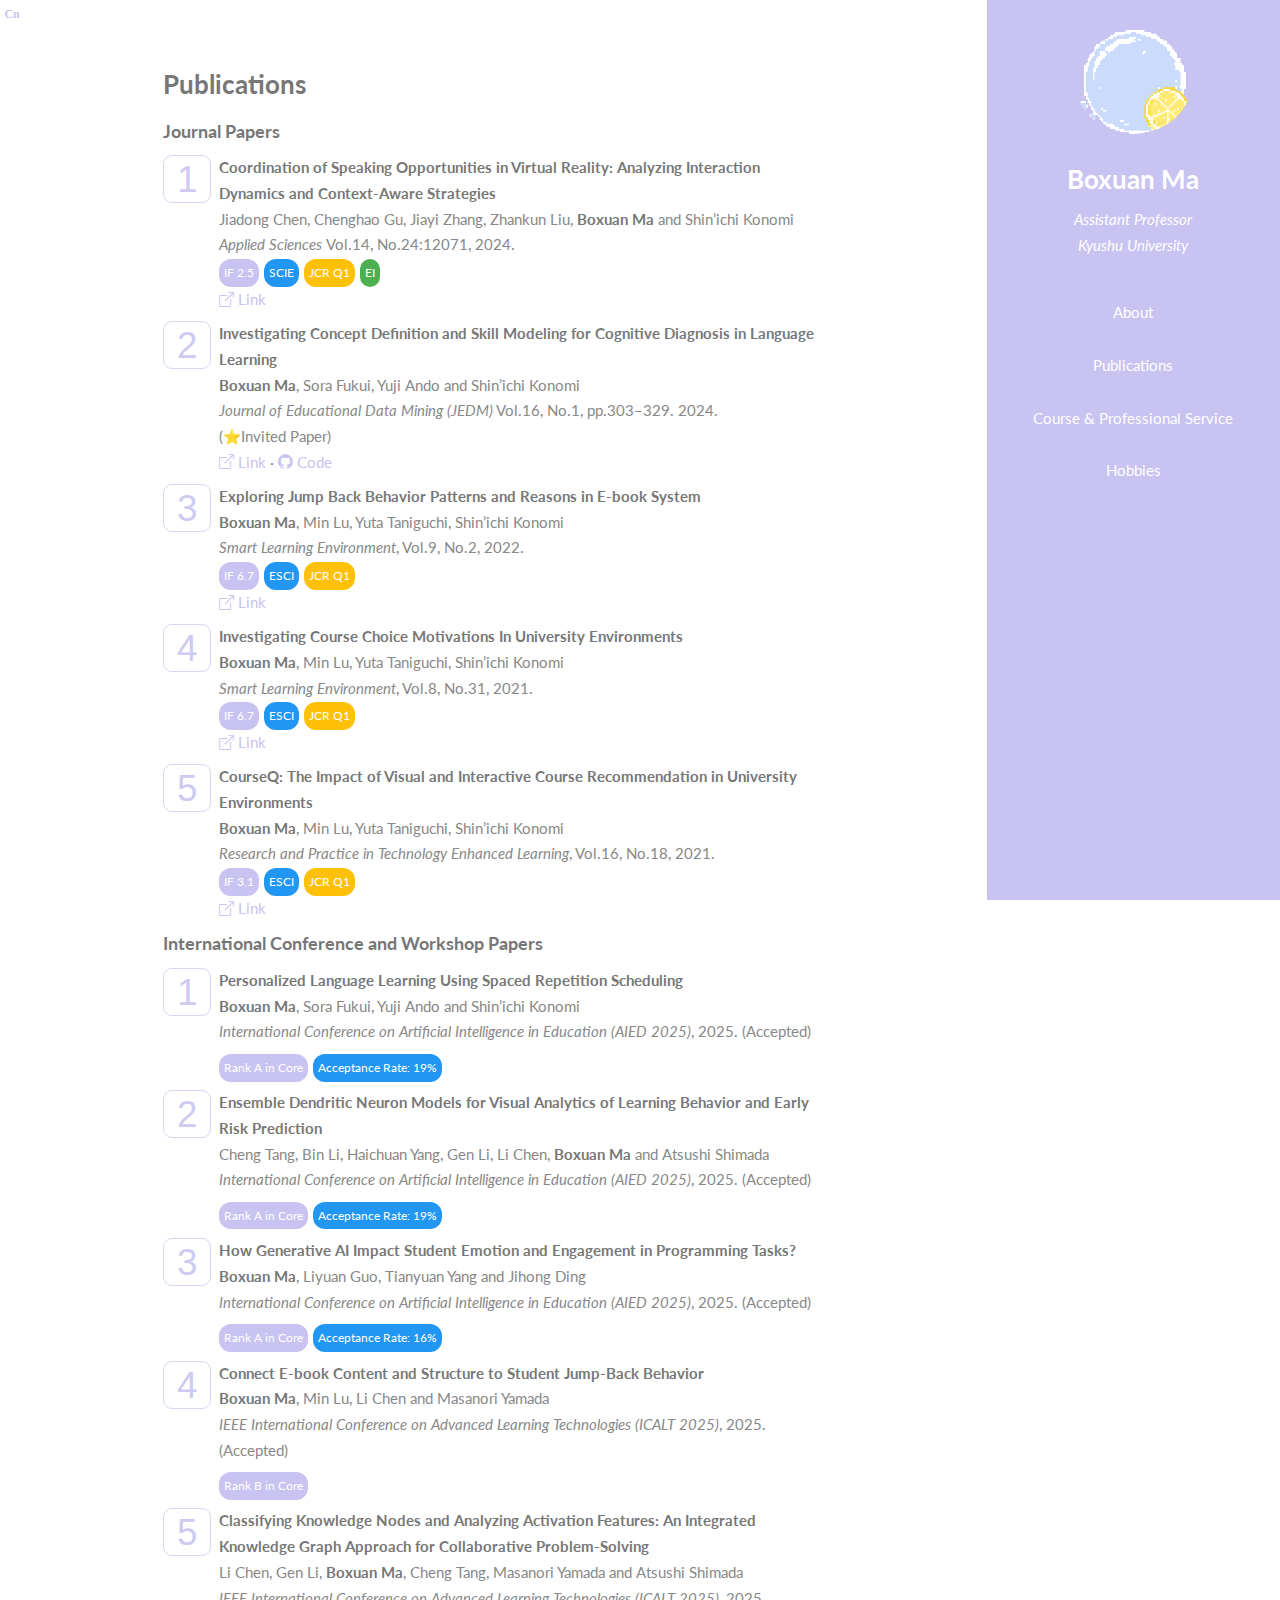
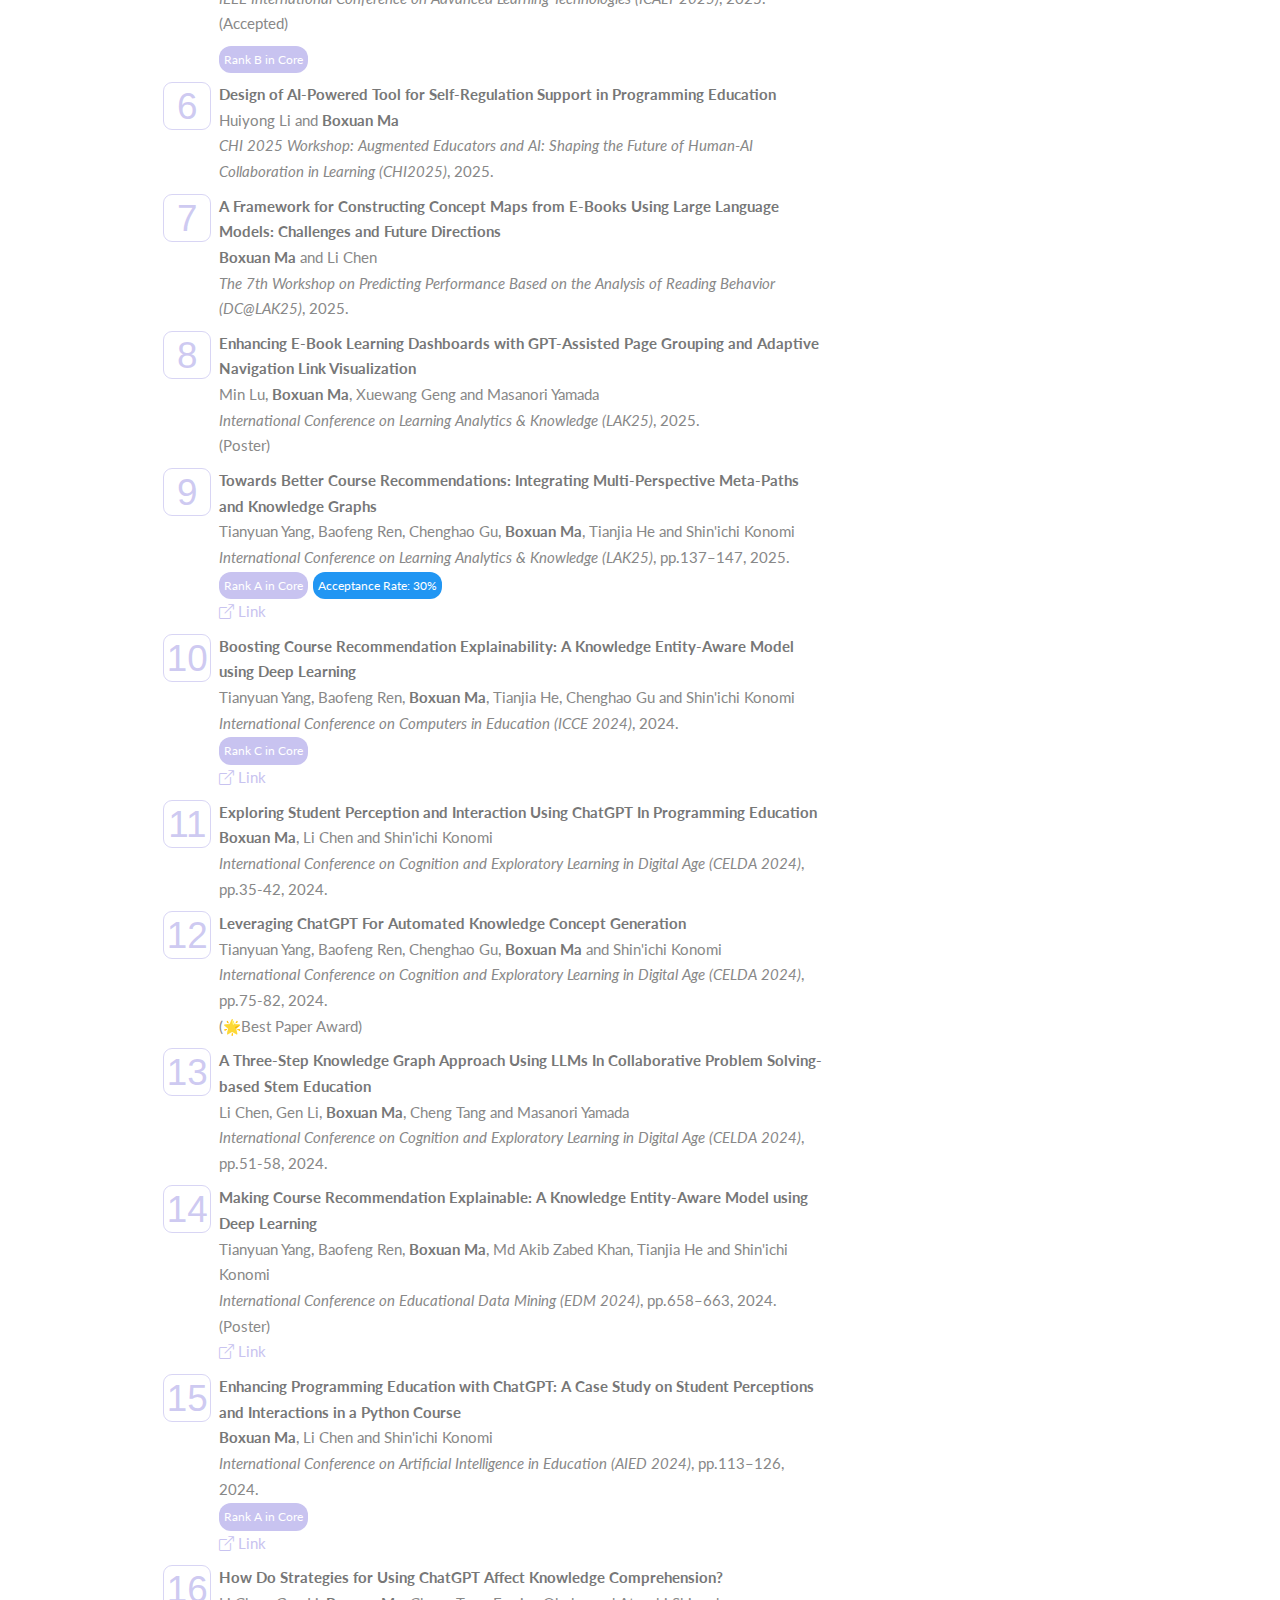
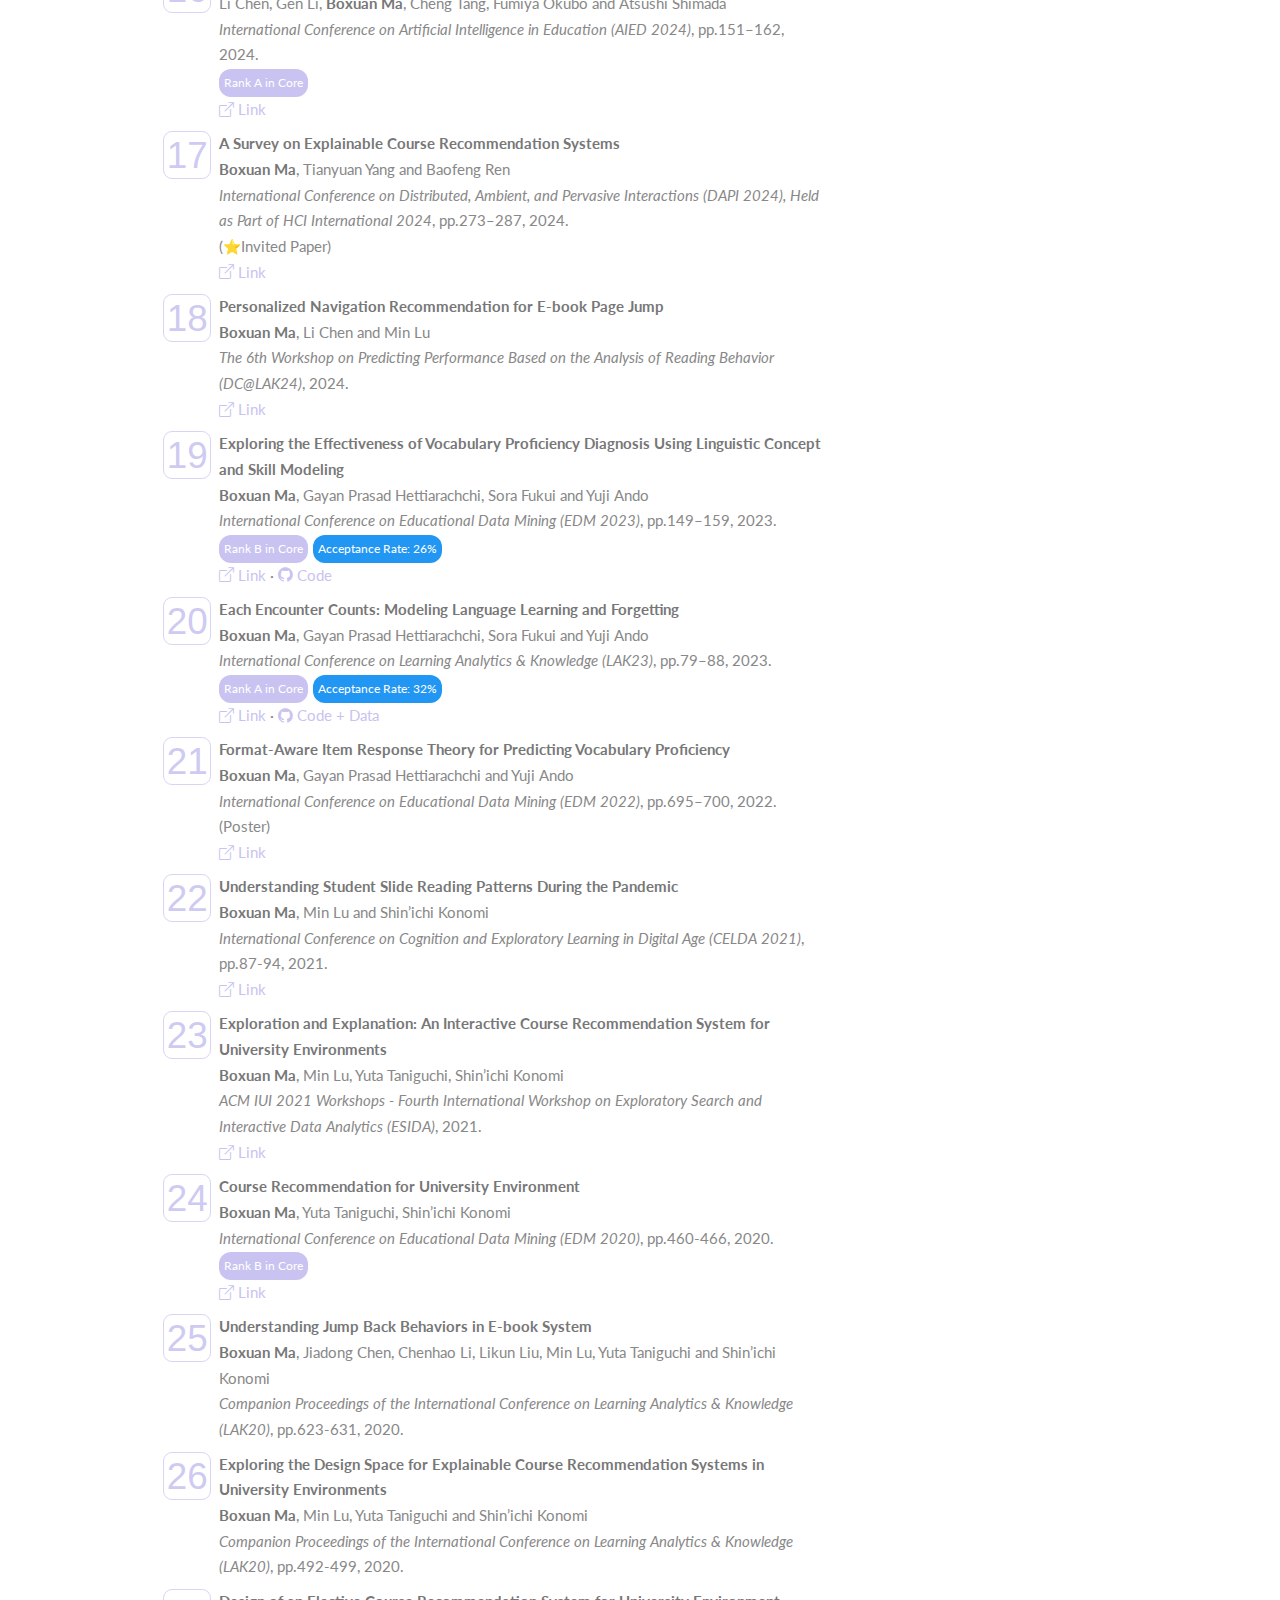
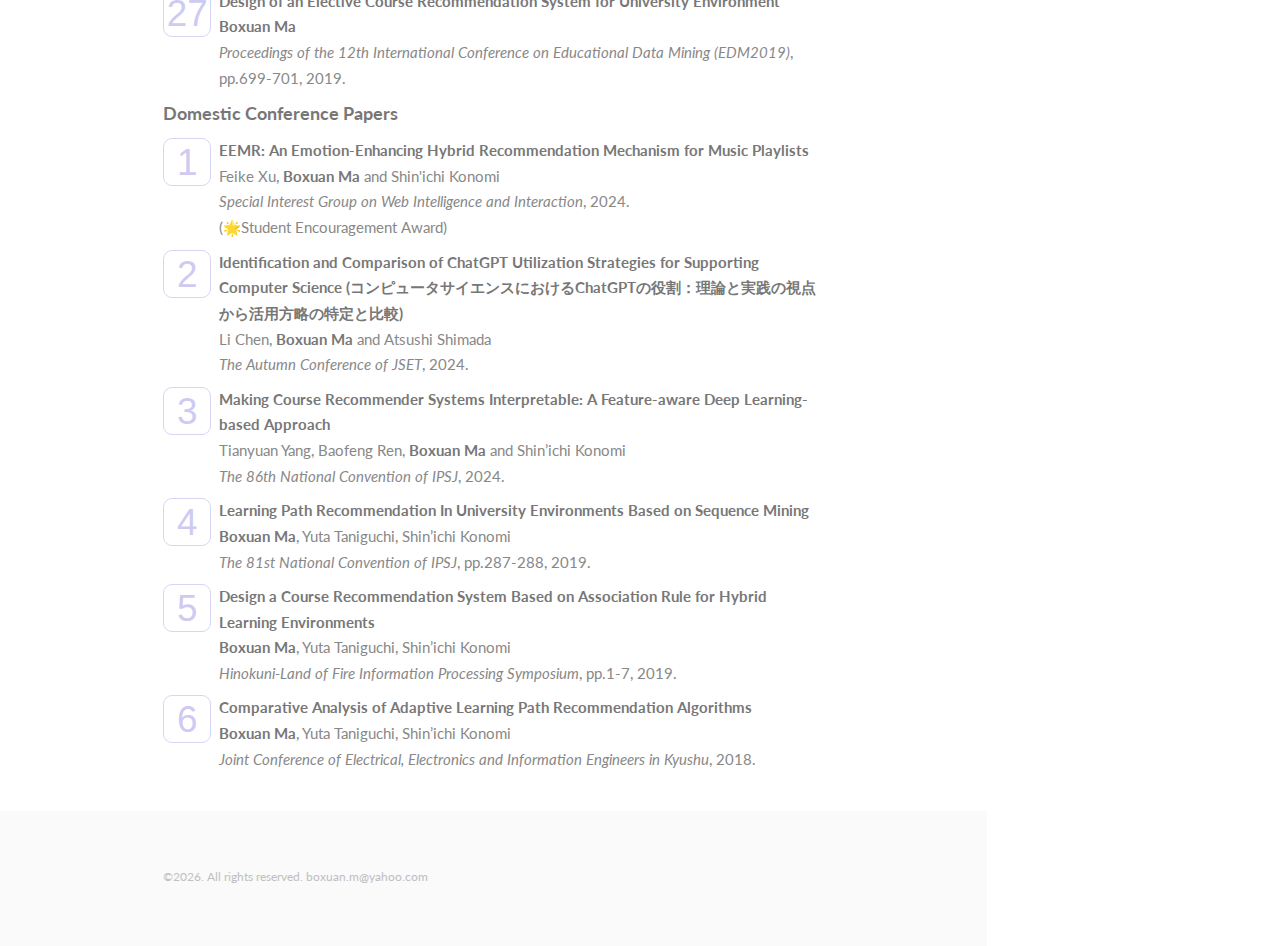
<file: Publication.html>
<!DOCTYPE HTML>
<html>
	<head>
		<title>Boxuan Ma</title>
		<meta charset="utf-8" />
		<meta name="viewport" content="width=device-width, initial-scale=1, user-scalable=no" />
		<link rel="stylesheet" href="https://cdn.jsdelivr.net/npm/bootstrap-icons@1.10.5/font/bootstrap-icons.css">
		<link rel="stylesheet" href="assets/css/main.css" />
		<!-- <script src="https://kit.fontawesome.com/7d7a3a5bf2.js" crossorigin="anonymous"></script> -->
		
		<!-- Favicon -->
		<link rel="shortcut icon" type="image/png" href="images/favicon.png" />
		<style>
			.tags {
			  margin-top: 1px;
			}
		
			.tag {
			  display: inline-block;
			  padding: 1px 5px;
			  margin-right: 1px;
			  border-radius: 12px;
			  font-size: 12px;
			  color: #fff;
			}
		
			/* 标签颜色 */
			.if { background-color: #c8c3f0; } 
			.jcr { background-color: #FFC107; } 
			.index { background-color: #2196F3; } 
			.core { background-color: #4CAF50; } 
			.open-access { background-color: #ff5722; } 
		  </style>
	</head>
	<body class="is-preload">

		


		<!-- Header -->
			<section id="header">
				<header>
					<span class="image avatar"><img src="images/icon.png" alt="" /></span>
					<h1 id="logo"><a href="#">Boxuan Ma</a></h1>
					<p>Assistant Professor <br />
					Kyushu University </p>
				</header>
				<nav id="nav">
					<ul>
						<li><a href="index.html">About</a></li>
						<li><a href="Publication.html">Publications</a></li>
						<li><a href="Course_Professional_Service.html">Course & Professional Service</a></li>
						<li><a href="Hobby.html">Hobbies</a></li> 
						<!-- <li><a href="#four">Publications</a></li> -->
					</ul>
				</nav>
				<!-- <footer>
					<ul class="icons">
						<li><a href="#" class="icon brands fa-twitter"><span class="label">Twitter</span></a></li>
						<li><a href="#" class="icon brands fa-facebook-f"><span class="label">Facebook</span></a></li>
						<li><a href="#" class="icon brands fa-instagram"><span class="label">Instagram</span></a></li>
						<li><a href="#" class="icon brands fa-github"><span class="label">Github</span></a></li>
						<li><a href="#" class="icon solid fa-envelope"><span class="label">Email</span></a></li>
					</ul>
				</footer> -->
			</section>

		<!-- Wrapper -->
			<div id="wrapper">

				<!-- Main -->
					<div id="main">

						<input type="checkbox" id="japanese">
						<label id="lang-toggler" for="japanese"></label>	

						<!-- One -->
							<section id="one">
								<!-- <div class="image main" data-position="center"> -->
									<!-- <img src="images/banner.jpg" alt="" /> -->

						
								<!-- </div> -->
								<div class="container">

									

									<header class="major">
                                <h3>Publications</h3>
							
				<h4>Journal Papers</h4>
				<ol style="counter-reset:my-ol-counter 0">
				
				<li><b>Coordination of Speaking Opportunities in Virtual Reality: Analyzing Interaction Dynamics and Context-Aware Strategies</b><br>
					Jiadong Chen, Chenghao Gu, Jiayi Zhang, Zhankun Liu, <b>Boxuan Ma</b> and Shin’ichi Konomi<br>
					<i>Applied Sciences </i> Vol.14, No.24:12071, 2024.<be>
					<div class="tags">
						<span class="tag if">IF 2.5</span>
						<span class="tag index">SCIE</span>
						<span class="tag jcr">JCR Q1</span>
						<span class="tag core">EI</span>
					</div>
					<a class="bi bi-box-arrow-up-right" href="https://doi.org/10.3390/app142412071" style="color: #c8c3f0" target="_blank" rel="noopener noreferrer"> Link</a></li>
				
					
				<li><b>Investigating Concept Definition and Skill Modeling for Cognitive Diagnosis in Language Learning</b><br>
					<b>Boxuan Ma</b>, Sora Fukui, Yuji Ando and Shin’ichi Konomi<br>
					<i>Journal of Educational Data Mining (JEDM)</i> Vol.16, No.1, pp.303–329. 2024. <be><br>
					(&#x2B50;Invited Paper) <br>
					<a class="bi bi-box-arrow-up-right" href="https://jedm.educationaldatamining.org/index.php/JEDM/article/view/716" style="color: #c8c3f0" target="_blank" rel="noopener noreferrer"> Link</a>
					<a>·</a>
					<a class="bi bi-github" href="https://github.com/BoxuanMa/Vocabulary-Proficiency-Diagnosis-Model" style="color: #c8c3f0" target="_blank" rel="noopener noreferrer"> Code</a></li>

							
				<li><b>Exploring Jump Back Behavior Patterns and Reasons in E-book System</b><br>
					<b>Boxuan Ma</b>, Min Lu, Yuta Taniguchi, Shin’ichi Konomi<br>
					<i>Smart Learning Environment</i>, Vol.9, No.2, 2022. 
					<div class="tags">
						<span class="tag if">IF 6.7</span>
						<span class="tag index">ESCI</span>
						<span class="tag jcr">JCR Q1</span>
					</div>
					<a class="bi bi-box-arrow-up-right" href="https://doi.org/10.1186/s40561-021-00183-6" style="color: #c8c3f0" target="_blank" rel="noopener noreferrer"> Link</a></li>
					
                                <li><b>Investigating Course Choice Motivations In University Environments</b><br>
					<b>Boxuan Ma</b>, Min Lu, Yuta Taniguchi, Shin’ichi Konomi<br> 
					<i>Smart Learning Environment</i>, Vol.8, No.31, 2021.<br>
					<div class="tags">
						<span class="tag if">IF 6.7</span>
						<span class="tag index">ESCI</span>
						<span class="tag jcr">JCR Q1</span>
					</div>
					<a class="bi bi-box-arrow-up-right" href="https://doi.org/10.1186/s40561-021-00177-4" style="color: #c8c3f0" target="_blank" rel="noopener noreferrer"> Link</a></li>
				
				<li><b>CourseQ: The Impact of Visual and Interactive Course Recommendation in University Environments</b><br>
					<b>Boxuan Ma</b>, Min Lu, Yuta Taniguchi, Shin’ichi Konomi<br> 
					<i>Research and Practice in Technology Enhanced Learning</i>, Vol.16, No.18, 2021.<br>
					<div class="tags">
						<span class="tag if">IF 3.1</span>
						<span class="tag index">ESCI</span>
						<span class="tag jcr">JCR Q1</span>
					</div>
					<a class="bi bi-box-arrow-up-right" href="http://doi.org/10.1186/s41039-021-00167-7" style="color: #c8c3f0" target="_blank" rel="noopener noreferrer"> Link</a></li>
		
				</ol>			
				<h4>International Conference and Workshop Papers</h4>
				<ol style="counter-reset:my-ol-counter 0">
				
				<li><b>Personalized Language Learning Using Spaced Repetition Scheduling</b><br>
				 <b>Boxuan Ma</b>, Sora Fukui, Yuji Ando and Shin’ichi Konomi<br>
				<i> International Conference on Artificial Intelligence in Education (AIED 2025)</i>, 2025. (Accepted)<br>
				</li>	
				<div class="tags">
				<span class="tag if">Rank A in Core</span>	
				<span class="tag index">Acceptance Rate: 19%</span>	
				</div>

				<li><b>Ensemble Dendritic Neuron Models for Visual Analytics of Learning Behavior and Early Risk Prediction</b><br>
				Cheng Tang, Bin Li, Haichuan Yang, Gen Li, Li Chen, <b>Boxuan Ma</b> and Atsushi Shimada <br>
				<i> International Conference on Artificial Intelligence in Education (AIED 2025)</i>, 2025. (Accepted) <br>
				</li>	
				<div class="tags">
				<span class="tag if">Rank A in Core</span>	
				<span class="tag index">Acceptance Rate: 19%</span>	
				</div>
					

				<li><b>How Generative AI Impact Student Emotion and Engagement in Programming Tasks?</b><br>
				<b>Boxuan Ma</b>, Liyuan Guo, Tianyuan Yang and Jihong Ding <br>
				<i> International Conference on Artificial Intelligence in Education (AIED 2025)</i>, 2025. (Accepted) <br>
				</li>	
				<div class="tags">
				<span class="tag if">Rank A in Core</span>	
				<span class="tag index">Acceptance Rate: 16%</span>	
				</div>

				<li><b>Connect E-book Content and Structure to Student Jump-Back Behavior</b><br>
				<b>Boxuan Ma</b>, Min Lu, Li Chen and Masanori Yamada <br>
				<i> IEEE International Conference on Advanced Learning Technologies (ICALT 2025)</i>, 2025. (Accepted) <br>
				</li>	
				<div class="tags">
				<span class="tag if">Rank B in Core</span>	
				</div>
					
				<li><b>Classifying Knowledge Nodes and Analyzing Activation Features: An Integrated Knowledge Graph Approach for Collaborative Problem-Solving</b><br>
				Li Chen, Gen Li, <b>Boxuan Ma</b>, Cheng Tang, Masanori Yamada and Atsushi Shimada <br>
				<i> IEEE International Conference on Advanced Learning Technologies (ICALT 2025)</i>, 2025. (Accepted) <br>
				</li>	
				<div class="tags">
				<span class="tag if">Rank B in Core</span>	
				</div>

				

				<li><b>Design of AI-Powered Tool for Self-Regulation Support in Programming Education</b><br>
				Huiyong Li and <b>Boxuan Ma</b><br> 
				<i> CHI 2025 Workshop: Augmented Educators and AI: Shaping the Future of Human-AI Collaboration in Learning (CHI2025)</i>, 2025. <br>
				</li>	
					
				<li><b>A Framework for Constructing Concept Maps from E-Books Using Large Language Models: Challenges and Future Directions</b><br>
				<b>Boxuan Ma</b> and Li Chen<br> 
				<i>The 7th Workshop on Predicting Performance Based on the Analysis of Reading Behavior (DC@LAK25)</i>, 2025. <br>
				</li>	
					
					
				<li><b>Enhancing E-Book Learning Dashboards with GPT-Assisted Page Grouping and Adaptive Navigation Link Visualization</b><br>
				Min Lu, <b>Boxuan Ma</b>, Xuewang Geng and Masanori Yamada<br> 
				<i>International Conference on Learning Analytics & Knowledge (LAK25)</i>, 2025.<br>
				(Poster)
				</li>	

					
				<li><b>Towards Better Course Recommendations: Integrating Multi-Perspective Meta-Paths and Knowledge Graphs</b><br>
				Tianyuan Yang, Baofeng Ren, Chenghao Gu, <b>Boxuan Ma</b>, Tianjia He and Shin'ichi Konomi<br> 
				<i>International Conference on Learning Analytics & Knowledge (LAK25)</i>, pp.137–147, 2025.<br>
				<div class="tags">
						<span class="tag if">Rank A in Core</span>
						<span class="tag index">Acceptance Rate: 30%</span>		
				</div>
				<a class="bi bi-box-arrow-up-right" href="https://doi.org/10.1145/3706468.3706486" style="color: #c8c3f0" target="_blank" rel="noopener noreferrer"> Link</a>	
				
				</li>	
					
				<li><b>Boosting Course Recommendation Explainability: A Knowledge Entity-Aware Model using Deep Learning</b><br>
				Tianyuan Yang, Baofeng Ren, <b>Boxuan Ma</b>, Tianjia He, Chenghao Gu and Shin'ichi Konomi<br> 
				<i>International Conference on Computers in Education (ICCE 2024)</i>, 2024. <be><br>
				<div class="tags">
				<span class="tag if">Rank C in Core</span>	
				</div>
				<a class="bi bi-box-arrow-up-right" href="https://library.apsce.net/index.php/ICCE/article/view/4862" style="color: #c8c3f0" target="_blank" rel="noopener noreferrer"> Link</a>	
				
				</li>	

				<li><b>Exploring Student Perception and Interaction Using ChatGPT In Programming Education</b><br>
				<b>Boxuan Ma</b>, Li Chen and Shin'ichi Konomi<br> 
				<i>International Conference on Cognition and Exploratory Learning in Digital Age (CELDA 2024)</i>, pp.35-42, 2024.<br>
				</li>	
		
				<li><b>Leveraging ChatGPT For Automated Knowledge Concept Generation</b><br>
				Tianyuan Yang, Baofeng Ren, Chenghao Gu, <b>Boxuan Ma</b> and Shin'ichi Konomi<br> 
				<i>International Conference on Cognition and Exploratory Learning in Digital Age (CELDA 2024)</i>, pp.75-82, 2024.<br>
				(&#x1F31F;Best Paper Award) <br>
				</li>	
		
				
				<li><b>A Three-Step Knowledge Graph Approach Using LLMs In Collaborative Problem Solving-based Stem Education</b><br>
				Li Chen, Gen Li, <b>Boxuan Ma</b>, Cheng Tang and Masanori Yamada<br>
				<i>International Conference on Cognition and Exploratory Learning in Digital Age (CELDA 2024)</i>, pp.51-58, 2024.<br>
				</li>	
		

				<li><b>Making Course Recommendation Explainable: A Knowledge Entity-Aware Model using Deep Learning</b><br>
				Tianyuan Yang, Baofeng Ren, <b>Boxuan Ma</b>, Md Akib Zabed Khan, Tianjia He and Shin'ichi Konomi<br> 
				<i>International Conference on Educational Data Mining (EDM 2024)</i>, pp.658–663, 2024. <be><br>
				(Poster) <br>
				<a class="bi bi-box-arrow-up-right" href="https://educationaldatamining.org/edm2024/proceedings/2024.EDM-posters.69/2024.EDM-posters.69.pdf" style="color: #c8c3f0" target="_blank" rel="noopener noreferrer"> Link</a></li>
				</li>	

				<li><b>Enhancing Programming Education with ChatGPT: A Case Study on Student Perceptions and Interactions in a Python Course</b><br>
				<b>Boxuan Ma</b>, Li Chen and Shin'ichi Konomi<br> 
				<i>International Conference on Artificial Intelligence in Education (AIED 2024)</i>, pp.113–126, 2024. <br>
				<div class="tags">
						<span class="tag if">Rank A in Core</span>	
				</div>
				<a class="bi bi-box-arrow-up-right" href="https://doi.org/10.1007/978-3-031-64315-6_9" style="color: #c8c3f0" target="_blank" rel="noopener noreferrer"> Link</a></li>

				</li>	

				<li><b>How Do Strategies for Using ChatGPT Affect Knowledge Comprehension?</b><br>
				Li Chen, Gen Li, <b>Boxuan Ma</b>, Cheng Tang, Fumiya Okubo and Atsushi Shimada<br> 
				<i>International Conference on Artificial Intelligence in Education (AIED 2024)</i>, pp.151–162, 2024. <br>
				<div class="tags">
						<span class="tag if">Rank A in Core</span>	
				</div>
				<a class="bi bi-box-arrow-up-right" href="https://doi.org/10.1007/978-3-031-64315-6_12" style="color: #c8c3f0" target="_blank" rel="noopener noreferrer"> Link</a></li>
				</li>	
					
	
				<li><b>A Survey on Explainable Course Recommendation Systems</b><br>
					<b>Boxuan Ma</b>, Tianyuan Yang and Baofeng Ren<br> 
					<i>International Conference on Distributed, Ambient, and Pervasive Interactions (DAPI 2024), Held as Part of HCI International 2024</i>, pp.273–287, 2024.<be><br>
					(&#x2B50;Invited Paper)	<br>
					<a class="bi bi-box-arrow-up-right" href="http://dx.doi.org/10.1007/978-3-031-60012-8_17" style="color: #c8c3f0" target="_blank" rel="noopener noreferrer"> Link</a>
					
				</li>		
					

				<li><b>Personalized Navigation Recommendation for E-book Page Jump</b><br>
					<b>Boxuan Ma</b>, Li Chen and Min Lu<br> 
					<i>The 6th Workshop on Predicting Performance Based on the Analysis of Reading Behavior (DC@LAK24)</i>, 2024. <be><br>
					<a class="bi bi-box-arrow-up-right" href="https://ceur-ws.org/Vol-3667/DC-LAK24-paper-4.pdf" style="color: #c8c3f0" target="_blank" rel="noopener noreferrer"> Link</a>	
				</li>	

				<li><b>Exploring the Effectiveness of Vocabulary Proficiency Diagnosis Using Linguistic Concept and Skill Modeling</b><br>
					<b>Boxuan Ma</b>, Gayan Prasad Hettiarachchi, Sora Fukui and Yuji Ando<br> 
					<i>International Conference on Educational Data Mining (EDM 2023)</i>, pp.149–159, 2023. <br>
					<div class="tags">
						<span class="tag if">Rank B in Core</span>	
						<span class="tag index">Acceptance Rate: 26%</span>	
					</div>
					<a class="bi bi-box-arrow-up-right" href="https://educationaldatamining.org/EDM2023/proceedings/2023.EDM-long-papers.13/2023.EDM-long-papers.13.pdf" style="color: #c8c3f0" target="_blank" rel="noopener noreferrer"> Link</a>
					<a>·</a>
					<a class="bi bi-github" href="https://github.com/BoxuanMa/Vocabulary-Proficiency-Diagnosis-Model" style="color: #c8c3f0" target="_blank" rel="noopener noreferrer"> Code</a>
				</li>	

				<li><b>Each Encounter Counts: Modeling Language Learning and Forgetting</b><br>
				    <b>Boxuan Ma</b>, Gayan Prasad Hettiarachchi, Sora Fukui and Yuji Ando <br> 
				    <i>International Conference on Learning Analytics & Knowledge (LAK23)</i>, pp.79–88, 2023. <br>
				      	<div class="tags">
						<span class="tag if">Rank A in Core</span>	
						<span class="tag index">Acceptance Rate: 32%</span>	
					</div>
					<a class="bi bi-box-arrow-up-right" href="https://doi.org/10.1145/3576050.3576062" style="color: #c8c3f0" target="_blank" rel="noopener noreferrer"> Link</a>
					<a>·</a>
					<a class="bi bi-github" href="https://github.com/BoxuanMa/FIFAKT" style="color: #c8c3f0" target="_blank" rel="noopener noreferrer"> Code + Data</a>
				</li>
								
                <li><b>Format-Aware Item Response Theory for Predicting Vocabulary Proficiency</b><br>
					<b>Boxuan Ma</b>, Gayan Prasad Hettiarachchi and Yuji Ando<br>  
					<i>International Conference on Educational Data Mining (EDM 2022)</i>, pp.695–700, 2022.<br>
					(Poster) <br>
					<a class="bi bi-box-arrow-up-right" href="https://educationaldatamining.org/edm2022/proceedings/2022.EDM-posters.84/2022.EDM-posters.84.pdf" style="color: #c8c3f0" target="_blank" rel="noopener noreferrer"> Link</a>
				
				</li>
								
                <li><b>Understanding Student Slide Reading Patterns During the Pandemic</b><br>
					<b>Boxuan Ma</b>, Min Lu and Shin’ichi Konomi <br>  
					<i>International Conference on Cognition and Exploratory Learning in Digital Age (CELDA 2021)</i>, pp.87-94, 2021.<br>
					<a class="bi bi-box-arrow-up-right" href="https://files.eric.ed.gov/fulltext/ED621549.pdf" style="color: #c8c3f0" target="_blank" rel="noopener noreferrer"> Link</a>
				</li>

	            <li><b>Exploration and Explanation: An Interactive Course Recommendation System for University Environments</b><br>
					<b>Boxuan Ma</b>, Min Lu, Yuta Taniguchi, Shin’ichi Konomi <br> 
					<i>ACM IUI 2021 Workshops - Fourth International Workshop on Exploratory Search and Interactive Data Analytics (ESIDA)</i>, 2021. <br>
					<a class="bi bi-box-arrow-up-right" href="http://ceur-ws.org/Vol-2903/IUI21WS-ESIDA-3.pdf" style="color: #c8c3f0" target="_blank" rel="noopener noreferrer"> Link</a>
				</li>

		        <li><b>Course Recommendation for University Environment</b><br>
					<b>Boxuan Ma</b>, Yuta Taniguchi, Shin’ichi Konomi <br> 
					<i>International Conference on Educational Data Mining (EDM 2020)</i>, pp.460-466, 2020.<br>
					 <div class="tags">
						<span class="tag if">Rank B in Core</span>	
					
					</div>
					<a class="bi bi-box-arrow-up-right" href="https://educationaldatamining.org/files/conferences/EDM2020/papers/paper_90.pdf" style="color: #c8c3f0" target="_blank" rel="noopener noreferrer"> Link</a>
				</li>

			    <li><b>Understanding Jump Back Behaviors in E-book System</b><br>
					<b>Boxuan Ma</b>, Jiadong Chen, Chenhao Li, Likun Liu, Min Lu, Yuta Taniguchi and Shin’ichi Konomi<br>
					<i>Companion Proceedings of the International Conference on Learning Analytics & Knowledge (LAK20)</i>, pp.623-631, 2020.
				</li>

				<li><b>Exploring the Design Space for Explainable Course Recommendation Systems in University Environments</b><br>
					<b>Boxuan Ma</b>, Min Lu, Yuta Taniguchi and Shin’ichi Konomi<br>
					<i>Companion Proceedings of the International Conference on Learning Analytics & Knowledge (LAK20)</i>, pp.492-499, 2020.
				</li>

				<li><b>Design of an Elective Course Recommendation System for University Environment</b><br>
					<b>Boxuan Ma</b> <br>
					<i>Proceedings of the 12th International Conference on Educational Data Mining (EDM2019)</i>, pp.699-701, 2019.
				</li>
                
				</ol>

                <h4>Domestic Conference Papers</h4>
                <ol style="counter-reset:my-ol-counter 0">
				<li><b>EEMR: An Emotion-Enhancing Hybrid Recommendation Mechanism for Music Playlists</b><br>
				Feike Xu, <b>Boxuan Ma</b> and Shin'ichi Konomi<br>
				<i>Special Interest Group on Web Intelligence and Interaction</i>, 2024.<br>
				(&#x1F31F;Student Encouragement Award) <br>
			    </li>
				<li><b>Identification and Comparison of ChatGPT Utilization Strategies for Supporting Computer Science (コンピュータサイエンスにおけるChatGPTの役割：理論と実践の視点から活用方略の特定と比較)</b><br>
				Li Chen, <b>Boxuan Ma</b> and Atsushi Shimada <br>
				<i>The Autumn Conference of JSET</i>, 2024.
			    </li>
				<li><b>Making Course Recommender Systems Interpretable: A Feature-aware Deep Learning-based Approach</b><br>
				Tianyuan Yang, Baofeng Ren, <b>Boxuan Ma</b> and Shin’ichi Konomi <br>
				<i>The 86th National Convention of IPSJ</i>, 2024.
			    </li>
				<li><b>Learning Path Recommendation In University Environments Based on Sequence Mining</b><br>
				<b>Boxuan Ma</b>, Yuta Taniguchi, Shin’ichi Konomi <br>
				<i>The 81st National Convention of IPSJ</i>, pp.287-288, 2019.
			    </li>

				<li><b>Design a Course Recommendation System Based on Association Rule for Hybrid Learning Environments</b><br>
				<b>Boxuan Ma</b>, Yuta Taniguchi, Shin’ichi Konomi <br>
				<i>Hinokuni-Land of Fire Information Processing Symposium</i>, pp.1-7, 2019.
			    </li>

                		<li><b>Comparative Analysis of Adaptive Learning Path Recommendation Algorithms</b><br>
				<b>Boxuan Ma</b>, Yuta Taniguchi, Shin’ichi Konomi<br>
				<i>Joint Conference of Electrical, Electronics and Information Engineers in Kyushu</i>, 2018.
			    </li>
                
			    </ol>
				</div>
				</section>


				

						<!-- Four -->

						<!-- Five -->
						<!--
							<section id="five">
								<div class="container">
									<h3>Elements</h3>

									<section>
										<h4>Text</h4>
										<p>This is <b>bold</b> and this is <strong>strong</strong>. This is <i>italic</i> and this is <em>emphasized</em>.
										This is <sup>superscript</sup> text and this is <sub>subscript</sub> text.
										This is <u>underlined</u> and this is code: <code>for (;;) { ... }</code>. Finally, <a href="#">this is a link</a>.</p>
										<hr />
										<header>
											<h4>Heading with a Subtitle</h4>
											<p>Lorem ipsum dolor sit amet nullam id egestas urna aliquam</p>
										</header>
										<p>Nunc lacinia ante nunc ac lobortis. Interdum adipiscing gravida odio porttitor sem non mi integer non faucibus ornare mi ut ante amet placerat aliquet. Volutpat eu sed ante lacinia sapien lorem accumsan varius montes viverra nibh in adipiscing blandit tempus accumsan.</p>
										<header>
											<h5>Heading with a Subtitle</h5>
											<p>Lorem ipsum dolor sit amet nullam id egestas urna aliquam</p>
										</header>
										<p>Nunc lacinia ante nunc ac lobortis. Interdum adipiscing gravida odio porttitor sem non mi integer non faucibus ornare mi ut ante amet placerat aliquet. Volutpat eu sed ante lacinia sapien lorem accumsan varius montes viverra nibh in adipiscing blandit tempus accumsan.</p>
										<hr />
										<h2>Heading Level 2</h2>
										<h3>Heading Level 3</h3>
										<h4>Heading Level 4</h4>
										<h5>Heading Level 5</h5>
										<h6>Heading Level 6</h6>
										<hr />
										<h5>Blockquote</h5>
										<blockquote>Fringilla nisl. Donec accumsan interdum nisi, quis tincidunt felis sagittis eget tempus euismod. Vestibulum ante ipsum primis in faucibus vestibulum. Blandit adipiscing eu felis iaculis volutpat ac adipiscing accumsan faucibus. Vestibulum ante ipsum primis in faucibus lorem ipsum dolor sit amet nullam adipiscing eu felis.</blockquote>
										<h5>Preformatted</h5>
										<pre><code>i = 0;

while (!deck.isInOrder()) {
    print 'Iteration ' + i;
    deck.shuffle();
    i++;
}

print 'It took ' + i + ' iterations to sort the deck.';</code></pre>
									</section>

									<section>
										<h4>Lists</h4>
										<div class="row">
											<div class="col-6 col-12-xsmall">
												<h5>Unordered</h5>
												<ul>
													<li>Dolor pulvinar etiam magna etiam.</li>
													<li>Sagittis adipiscing lorem eleifend.</li>
													<li>Felis enim feugiat dolore viverra.</li>
												</ul>
												<h5>Alternate</h5>
												<ul class="alt">
													<li>Dolor pulvinar etiam magna etiam.</li>
													<li>Sagittis adipiscing lorem eleifend.</li>
													<li>Felis enim feugiat dolore viverra.</li>
												</ul>
											</div>
											<div class="col-6 col-12-xsmall">
												<h5>Ordered</h5>
												<ol>
													<li>Dolor pulvinar etiam magna etiam.</li>
													<li>Etiam vel felis at lorem sed viverra.</li>
													<li>Felis enim feugiat dolore viverra.</li>
													<li>Dolor pulvinar etiam magna etiam.</li>
													<li>Etiam vel felis at lorem sed viverra.</li>
													<li>Felis enim feugiat dolore viverra.</li>
												</ol>
												<h5>Icons</h5>
												<ul class="icons">
													<li><a href="#" class="icon brands fa-twitter"><span class="label">Twitter</span></a></li>
													<li><a href="#" class="icon brands fa-facebook-f"><span class="label">Facebook</span></a></li>
													<li><a href="#" class="icon brands fa-instagram"><span class="label">Instagram</span></a></li>
													<li><a href="#" class="icon brands fa-github"><span class="label">Github</span></a></li>
													<li><a href="#" class="icon brands fa-dribbble"><span class="label">Dribbble</span></a></li>
													<li><a href="#" class="icon brands fa-tumblr"><span class="label">Tumblr</span></a></li>
												</ul>
											</div>
										</div>
										<h5>Actions</h5>
										<ul class="actions">
											<li><a href="#" class="button primary">Default</a></li>
											<li><a href="#" class="button">Default</a></li>
											<li><a href="#" class="button alt">Default</a></li>
										</ul>
										<ul class="actions small">
											<li><a href="#" class="button primary small">Small</a></li>
											<li><a href="#" class="button small">Small</a></li>
											<li><a href="#" class="button alt small">Small</a></li>
										</ul>
										<div class="row">
											<div class="col-3 col-6-medium col-12-xsmall">
												<ul class="actions stacked">
													<li><a href="#" class="button primary">Default</a></li>
													<li><a href="#" class="button">Default</a></li>
													<li><a href="#" class="button alt">Default</a></li>
												</ul>
											</div>
											<div class="col-3 col-6 col-12-xsmall">
												<ul class="actions stacked">
													<li><a href="#" class="button primary small">Small</a></li>
													<li><a href="#" class="button small">Small</a></li>
													<li><a href="#" class="button alt small">Small</a></li>
												</ul>
											</div>
											<div class="col-3 col-6-medium col-12-xsmall">
												<ul class="actions stacked">
													<li><a href="#" class="button primary fit">Default</a></li>
													<li><a href="#" class="button fit">Default</a></li>
													<li><a href="#" class="button alt fit">Default</a></li>
												</ul>
											</div>
											<div class="col-3 col-6-medium col-12-xsmall">
												<ul class="actions stacked">
													<li><a href="#" class="button primary small fit">Small</a></li>
													<li><a href="#" class="button small fit">Small</a></li>
													<li><a href="#" class="button alt small fit">Small</a></li>
												</ul>
											</div>
										</div>
									</section>

									<section>
										<h4>Table</h4>
										<h5>Default</h5>
										<div class="table-wrapper">
											<table>
												<thead>
													<tr>
														<th>Name</th>
														<th>Description</th>
														<th>Price</th>
													</tr>
												</thead>
												<tbody>
													<tr>
														<td>Item One</td>
														<td>Ante turpis integer aliquet porttitor.</td>
														<td>29.99</td>
													</tr>
													<tr>
														<td>Item Two</td>
														<td>Vis ac commodo adipiscing arcu aliquet.</td>
														<td>19.99</td>
													</tr>
													<tr>
														<td>Item Three</td>
														<td> Morbi faucibus arcu accumsan lorem.</td>
														<td>29.99</td>
													</tr>
													<tr>
														<td>Item Four</td>
														<td>Vitae integer tempus condimentum.</td>
														<td>19.99</td>
													</tr>
													<tr>
														<td>Item Five</td>
														<td>Ante turpis integer aliquet porttitor.</td>
														<td>29.99</td>
													</tr>
												</tbody>
												<tfoot>
													<tr>
														<td colspan="2"></td>
														<td>100.00</td>
													</tr>
												</tfoot>
											</table>
										</div>

										<h5>Alternate</h5>
										<div class="table-wrapper">
											<table class="alt">
												<thead>
													<tr>
														<th>Name</th>
														<th>Description</th>
														<th>Price</th>
													</tr>
												</thead>
												<tbody>
													<tr>
														<td>Item One</td>
														<td>Ante turpis integer aliquet porttitor.</td>
														<td>29.99</td>
													</tr>
													<tr>
														<td>Item Two</td>
														<td>Vis ac commodo adipiscing arcu aliquet.</td>
														<td>19.99</td>
													</tr>
													<tr>
														<td>Item Three</td>
														<td> Morbi faucibus arcu accumsan lorem.</td>
														<td>29.99</td>
													</tr>
													<tr>
														<td>Item Four</td>
														<td>Vitae integer tempus condimentum.</td>
														<td>19.99</td>
													</tr>
													<tr>
														<td>Item Five</td>
														<td>Ante turpis integer aliquet porttitor.</td>
														<td>29.99</td>
													</tr>
												</tbody>
												<tfoot>
													<tr>
														<td colspan="2"></td>
														<td>100.00</td>
													</tr>
												</tfoot>
											</table>
										</div>
									</section>

									<section>
										<h4>Buttons</h4>
										<ul class="actions">
											<li><a href="#" class="button primary">Primary</a></li>
											<li><a href="#" class="button">Default</a></li>
											<li><a href="#" class="button alt">Alternate</a></li>
										</ul>
										<ul class="actions">
											<li><a href="#" class="button primary large">Large</a></li>
											<li><a href="#" class="button">Default</a></li>
											<li><a href="#" class="button alt small">Small</a></li>
										</ul>
										<ul class="actions fit">
											<li><a href="#" class="button primary fit">Fit</a></li>
											<li><a href="#" class="button fit">Fit</a></li>
											<li><a href="#" class="button alt fit">Fit</a></li>
										</ul>
										<ul class="actions fit small">
											<li><a href="#" class="button primary fit small">Fit + Small</a></li>
											<li><a href="#" class="button fit small">Fit + Small</a></li>
											<li><a href="#" class="button alt fit small">Fit + Small</a></li>
										</ul>
										<ul class="actions">
											<li><a href="#" class="button primary icon solid fa-download">Icon</a></li>
											<li><a href="#" class="button icon solid fa-download">Icon</a></li>
											<li><a href="#" class="button alt icon solid fa-check">Icon</a></li>
										</ul>
										<ul class="actions">
											<li><span class="button primary disabled">Primary</span></li>
											<li><span class="button disabled">Default</span></li>
											<li><span class="button alt disabled">Alternate</span></li>
										</ul>
									</section>

									<section>
										<h4>Form</h4>
										<form method="post" action="#">
											<div class="row gtr-uniform">
												<div class="col-6 col-12-xsmall">
													<input type="text" name="demo-name" id="demo-name" value="" placeholder="Name" />
												</div>
												<div class="col-6 col-12-xsmall">
													<input type="email" name="demo-email" id="demo-email" value="" placeholder="Email" />
												</div>
												<div class="col-12">
													<select name="demo-category" id="demo-category">
														<option value="">- Category -</option>
														<option value="1">Manufacturing</option>
														<option value="1">Shipping</option>
														<option value="1">Administration</option>
														<option value="1">Human Resources</option>
													</select>
												</div>
												<div class="col-4 col-12-medium">
													<input type="radio" id="demo-priority-low" name="demo-priority" checked>
													<label for="demo-priority-low">Low Priority</label>
												</div>
												<div class="col-4 col-12-medium">
													<input type="radio" id="demo-priority-normal" name="demo-priority">
													<label for="demo-priority-normal">Normal Priority</label>
												</div>
												<div class="col-4 col-12-medium">
													<input type="radio" id="demo-priority-high" name="demo-priority">
													<label for="demo-priority-high">High Priority</label>
												</div>
												<div class="col-6 col-12-medium">
													<input type="checkbox" id="demo-copy" name="demo-copy">
													<label for="demo-copy">Email me a copy of this message</label>
												</div>
												<div class="col-6 col-12-medium">
													<input type="checkbox" id="demo-human" name="demo-human" checked>
													<label for="demo-human">I am a human and not a robot</label>
												</div>
												<div class="col-12">
													<textarea name="demo-message" id="demo-message" placeholder="Enter your message" rows="6"></textarea>
												</div>
												<div class="col-12">
													<ul class="actions">
														<li><input type="submit" value="Send Message" /></li>
														<li><input type="reset" value="Reset" class="alt" /></li>
													</ul>
												</div>
											</div>
										</form>
									</section>

									<section>
										<h4>Image</h4>
										<h5>Fit</h5>
										<span class="image fit"><img src="images/banner.jpg" alt="" /></span>
										<div class="box alt">
											<div class="row gtr-50 gtr-uniform">
												<div class="col-4"><span class="image fit"><img src="images/pic01.jpg" alt="" /></span></div>
												<div class="col-4"><span class="image fit"><img src="images/pic02.jpg" alt="" /></span></div>
												<div class="col-4"><span class="image fit"><img src="images/pic03.jpg" alt="" /></span></div>
												<div class="col-4"><span class="image fit"><img src="images/pic02.jpg" alt="" /></span></div>
												<div class="col-4"><span class="image fit"><img src="images/pic03.jpg" alt="" /></span></div>
												<div class="col-4"><span class="image fit"><img src="images/pic01.jpg" alt="" /></span></div>
												<div class="col-4"><span class="image fit"><img src="images/pic03.jpg" alt="" /></span></div>
												<div class="col-4"><span class="image fit"><img src="images/pic01.jpg" alt="" /></span></div>
												<div class="col-4"><span class="image fit"><img src="images/pic02.jpg" alt="" /></span></div>
											</div>
										</div>
										<h5>Left &amp; Right</h5>
										<p><span class="image left"><img src="images/avatar.jpg" alt="" /></span>Fringilla nisl. Donec accumsan interdum nisi, quis tincidunt felis sagittis eget. tempus euismod. Vestibulum ante ipsum primis in faucibus vestibulum. Blandit adipiscing eu felis iaculis volutpat ac adipiscing accumsan eu faucibus. Integer ac pellentesque praesent tincidunt felis sagittis eget. tempus euismod. Vestibulum ante ipsum primis in faucibus vestibulum. Blandit adipiscing eu felis iaculis volutpat ac adipiscing accumsan eu faucibus. Integer ac pellentesque praesent. Donec accumsan interdum nisi, quis tincidunt felis sagittis eget. tempus euismod. Vestibulum ante ipsum primis in faucibus vestibulum. Blandit adipiscing eu felis iaculis volutpat ac adipiscing accumsan eu faucibus. Integer ac pellentesque praesent tincidunt felis sagittis eget. tempus euismod. Vestibulum ante ipsum primis in faucibus vestibulum. Blandit adipiscing eu felis iaculis volutpat ac adipiscing accumsan eu faucibus. Integer ac pellentesque praesent.</p>
										<p><span class="image right"><img src="images/avatar.jpg" alt="" /></span>Fringilla nisl. Donec accumsan interdum nisi, quis tincidunt felis sagittis eget. tempus euismod. Vestibulum ante ipsum primis in faucibus vestibulum. Blandit adipiscing eu felis iaculis volutpat ac adipiscing accumsan eu faucibus. Integer ac pellentesque praesent tincidunt felis sagittis eget. tempus euismod. Vestibulum ante ipsum primis in faucibus vestibulum. Blandit adipiscing eu felis iaculis volutpat ac adipiscing accumsan eu faucibus. Integer ac pellentesque praesent. Donec accumsan interdum nisi, quis tincidunt felis sagittis eget. tempus euismod. Vestibulum ante ipsum primis in faucibus vestibulum. Blandit adipiscing eu felis iaculis volutpat ac adipiscing accumsan eu faucibus. Integer ac pellentesque praesent tincidunt felis sagittis eget. tempus euismod. Vestibulum ante ipsum primis in faucibus vestibulum. Blandit adipiscing eu felis iaculis volutpat ac adipiscing accumsan eu faucibus. Integer ac pellentesque praesent.</p>
									</section>

								</div>
							</section>
						-->

					</div>

				<!-- Footer -->
					<section id="footer">
						<div class="container">
							<ul class="copyright">
								<li>&copy;<script>document.write( new Date().getFullYear() );</script>. All rights reserved. boxuan.m@yahoo.com </li>
							</ul>
						</div>
					</section>

			</div>

		<!-- Scripts -->
			<script src="assets/js/jquery.min.js"></script>
			<script src="assets/js/jquery.scrollex.min.js"></script>
			<script src="assets/js/jquery.scrolly.min.js"></script>
			<script src="assets/js/browser.min.js"></script>
			<script src="assets/js/breakpoints.min.js"></script>
			<script src="assets/js/util.js"></script>
			<script src="assets/js/main.js"></script>

	</body>
</html>
</file>
<file: assets/css/main.css>
@import url("fontawesome-all.min.css"); 
@import url("https://fonts.googleapis.com/css?family=Lato:400,400italic,700,700italic|Source+Code+Pro:400");

/*
	Read Only by HTML5 UP
	html5up.net | @ajlkn
	Free for personal and commercial use under the CCA 3.0 license (html5up.net/license)
*/

html, body, div, span, applet, object,
iframe, h1, h2, h3, h4, h5, h6, p, blockquote,
pre, a, abbr, acronym, address, big, cite,
code, del, dfn, em, img, ins, kbd, q, s, samp,
small, strike, strong, sub, sup, tt, var, b,
u, i, center, dl, dt, dd, ol, ul, li, fieldset,
form, label, legend, table, caption, tbody,
tfoot, thead, tr, th, td, article, aside,
canvas, details, embed, figure, figcaption,
footer, header, hgroup, menu, nav, output, ruby,
section, summary, time, mark, audio, video {
	margin: 0;
	padding: 0;
	border: 0;
	font-size: 100%;
	font: inherit;
	vertical-align: baseline;}

article, aside, details, figcaption, figure,
footer, header, hgroup, menu, nav, section {
	display: block;}

body {
	line-height: 1;
}

ol, ul {
	list-style: none;
}

blockquote, q {
	quotes: none;
}

	blockquote:before, blockquote:after, q:before, q:after {
		content: '';
		content: none;
	}

table {
	border-collapse: collapse;
	border-spacing: 0;
}

body {
	-webkit-text-size-adjust: none;
}

mark {
	background-color: transparent;
	color: inherit;
}

input::-moz-focus-inner {
	border: 0;
	padding: 0;
}

input, select, textarea {
	-moz-appearance: none;
	-webkit-appearance: none;
	-ms-appearance: none;
	appearance: none;
}

/* Basic */


.image-text-container {
    display: flex;
    align-items: center;
}

.text-content {
    text-align: justify;
}
.content-image-wrapper {
    display: flex;
    align-items: center;
    justify-content: space-between;
}



	html {
		box-sizing: border-box;
	}

	*, *:before, *:after {
		box-sizing: inherit;
	}

	body {
		background: #fff;
	}

		body.is-preload *, body.is-preload *:before, body.is-preload *:after {
			-moz-animation: none !important;
			-webkit-animation: none !important;
			-ms-animation: none !important;
			animation: none !important;
			-moz-transition: none !important;
			-webkit-transition: none !important;
			-ms-transition: none !important;
			transition: none !important;
		}

	body, input, select, textarea {
		color: #888;
		font-family: "Lato", sans-serif;
		font-size: 16pt;
		font-weight: 400;
		line-height: 1.75em;
	}

	a {
		text-decoration: none ;
		-moz-transition: color 0.2s ease-in-out, border-color 0.2s ease-in-out;
		/* -webkit-transition: color 0.2s ease-in-out, border-color 0.2s ease-in-out; */
		-ms-transition: color 0.2s ease-in-out, border-color 0.2s ease-in-out;
		transition: color 0.2s ease-in-out, border-color 0.2s ease-in-out;
		border-bottom: solid 0px #e4e4e4;
		color: inherit;
		
	}



		a:hover {
			border-bottom-color: transparent;
			color: #c8c3f0 !important;
			
			
		}

	strong, b {
		color: #777;
		font-weight: 700;
	}

	em, i {
		font-style: italic;
	}

	p {
		margin: 0 0 2.25em 0;
	}

	h1, h2, h3, h4, h5, h6 {
		color: #777;
		font-weight: 700;
		line-height: 1em;
		margin: 0 0 0.5625em 0;
	}

		h1 a, h2 a, h3 a, h4 a, h5 a, h6 a {
			border: none;
			color: inherit;
			text-decoration: none !important;
		}

	h2 {
		font-size: 2em;
		line-height: 1.5em;
	}

	h3 {
		font-size: 1.75em;
		line-height: 1.5em;
	}

	h4 {
		font-size: 1.25em;
		line-height: 1.5em;
	}

	h5 {
		font-size: 0.9em;
		line-height: 1.5em;
	}

	h6 {
		font-size: 0.7em;
		line-height: 1.5em;
	}

	sub {
		font-size: 0.8em;
		position: relative;
		top: 0.5em;
	}

	sup {
		font-size: 0.8em;
		position: relative;
		top: -0.5em;
	}

	hr {
		border: 0;
		border-bottom: solid 2px #f4f4f4;
		margin: 2.25em 0;
	}

		hr.major {
			margin: 3.375em 0;
		}

	blockquote {
		border-left: solid 8px #e4e4e4;
		font-style: italic;
		margin: 0 0 2.25em 0;
		padding: 0.5em 0 0.5em 2em;
	}

	code {
		background: #555;
		border-radius: 5px;
		color: #fff;
		font-family: "Source Code Pro", monospace;
		font-size: 0.9em;
		margin: 0 0.25em;
		padding: 0.25em 0.65em;
	}

	pre {
		font-family: "Source Code Pro", monospace;
		font-size: 0.9em;
		margin: 0 0 2.25em 0;
	}

		pre code {
			-webkit-overflow-scrolling: touch;
			display: block;
			line-height: 1.5em;
			overflow-x: auto;
			padding: 1em 1.5em;
		}

	.align-left {
		text-align: left;
	}

	.align-center {
		text-align: center;
	}

	.align-right {
		text-align: right;
	}

/* Row */

	.row {
		display: flex;
		flex-wrap: wrap;
		box-sizing: border-box;
		align-items: stretch;
	}

		.row > * {
			box-sizing: border-box;
		}

		.row.gtr-uniform > * > :last-child {
			margin-bottom: 0;
		}

		.row.aln-left {
			justify-content: flex-start;
		}

		.row.aln-center {
			justify-content: center;
		}

		.row.aln-right {
			justify-content: flex-end;
		}

		.row.aln-top {
			align-items: flex-start;
		}

		.row.aln-middle {
			align-items: center;
		}

		.row.aln-bottom {
			align-items: flex-end;
		}

		.row > .imp {
			order: -1;
		}

		.row > .col-1 {
			width: 8.33333%;
		}

		.row > .off-1 {
			margin-left: 8.33333%;
		}

		.row > .col-2 {
			width: 16.66667%;
		}

		.row > .off-2 {
			margin-left: 16.66667%;
		}

		.row > .col-3 {
			width: 25%;
		}

		.row > .off-3 {
			margin-left: 25%;
		}

		.row > .col-4 {
			width: 33.33333%;
		}

		.row > .off-4 {
			margin-left: 33.33333%;
		}

		.row > .col-5 {
			width: 41.66667%;
		}

		.row > .off-5 {
			margin-left: 41.66667%;
		}

		.row > .col-6 {
			width: 50%;
		}

		.row > .off-6 {
			margin-left: 50%;
		}

		.row > .col-7 {
			width: 58.33333%;
		}

		.row > .off-7 {
			margin-left: 58.33333%;
		}

		.row > .col-8 {
			width: 66.66667%;
		}

		.row > .off-8 {
			margin-left: 66.66667%;
		}

		.row > .col-9 {
			width: 75%;
		}

		.row > .off-9 {
			margin-left: 75%;
		}

		.row > .col-10 {
			width: 83.33333%;
		}

		.row > .off-10 {
			margin-left: 83.33333%;
		}

		.row > .col-11 {
			width: 91.66667%;
		}

		.row > .off-11 {
			margin-left: 91.66667%;
		}

		.row > .col-12 {
			width: 100%;
		}

		.row > .off-12 {
			margin-left: 100%;
		}

		.row.gtr-0 {
			margin-top: 0;
			margin-left: 0em;
		}

			.row.gtr-0 > * {
				padding: 0 0 0 0em;
			}

			.row.gtr-0.gtr-uniform {
				margin-top: 0em;
			}

				.row.gtr-0.gtr-uniform > * {
					padding-top: 0em;
				}

		.row.gtr-25 {
			margin-top: 0;
			margin-left: -0.5em;
		}

			.row.gtr-25 > * {
				padding: 0 0 0 0.5em;
			}

			.row.gtr-25.gtr-uniform {
				margin-top: -0.5em;
			}

				.row.gtr-25.gtr-uniform > * {
					padding-top: 0.5em;
				}

		.row.gtr-50 {
			margin-top: 0;
			margin-left: -1em;
		}

			.row.gtr-50 > * {
				padding: 0 0 0 1em;
			}

			.row.gtr-50.gtr-uniform {
				margin-top: -1em;
			}

				.row.gtr-50.gtr-uniform > * {
					padding-top: 1em;
				}

		.row {
			margin-top: 0;
			margin-left: -2em;
		}

			.row > * {
				padding: 0 0 0 2em;
			}

			.row.gtr-uniform {
				margin-top: -2em;
			}

				.row.gtr-uniform > * {
					padding-top: 2em;
				}

		.row.gtr-150 {
			margin-top: 0;
			margin-left: -3em;
		}

			.row.gtr-150 > * {
				padding: 0 0 0 3em;
			}

			.row.gtr-150.gtr-uniform {
				margin-top: -3em;
			}

				.row.gtr-150.gtr-uniform > * {
					padding-top: 3em;
				}

		.row.gtr-200 {
			margin-top: 0;
			margin-left: -4em;
		}

			.row.gtr-200 > * {
				padding: 0 0 0 4em;
			}

			.row.gtr-200.gtr-uniform {
				margin-top: -4em;
			}

				.row.gtr-200.gtr-uniform > * {
					padding-top: 4em;
				}

		@media screen and (max-width: 1680px) {

			.row {
				display: flex;
				flex-wrap: wrap;
				box-sizing: border-box;
				align-items: stretch;
			}

				.row > * {
					box-sizing: border-box;
				}

				.row.gtr-uniform > * > :last-child {
					margin-bottom: 0;
				}

				.row.aln-left {
					justify-content: flex-start;
				}

				.row.aln-center {
					justify-content: center;
				}

				.row.aln-right {
					justify-content: flex-end;
				}

				.row.aln-top {
					align-items: flex-start;
				}

				.row.aln-middle {
					align-items: center;
				}

				.row.aln-bottom {
					align-items: flex-end;
				}

				.row > .imp-xlarge {
					order: -1;
				}

				.row > .col-1-xlarge {
					width: 8.33333%;
				}

				.row > .off-1-xlarge {
					margin-left: 8.33333%;
				}

				.row > .col-2-xlarge {
					width: 16.66667%;
				}

				.row > .off-2-xlarge {
					margin-left: 16.66667%;
				}

				.row > .col-3-xlarge {
					width: 25%;
				}

				.row > .off-3-xlarge {
					margin-left: 25%;
				}

				.row > .col-4-xlarge {
					width: 33.33333%;
				}

				.row > .off-4-xlarge {
					margin-left: 33.33333%;
				}

				.row > .col-5-xlarge {
					width: 41.66667%;
				}

				.row > .off-5-xlarge {
					margin-left: 41.66667%;
				}

				.row > .col-6-xlarge {
					width: 50%;
				}

				.row > .off-6-xlarge {
					margin-left: 50%;
				}

				.row > .col-7-xlarge {
					width: 58.33333%;
				}

				.row > .off-7-xlarge {
					margin-left: 58.33333%;
				}

				.row > .col-8-xlarge {
					width: 66.66667%;
				}

				.row > .off-8-xlarge {
					margin-left: 66.66667%;
				}

				.row > .col-9-xlarge {
					width: 75%;
				}

				.row > .off-9-xlarge {
					margin-left: 75%;
				}

				.row > .col-10-xlarge {
					width: 83.33333%;
				}

				.row > .off-10-xlarge {
					margin-left: 83.33333%;
				}

				.row > .col-11-xlarge {
					width: 91.66667%;
				}

				.row > .off-11-xlarge {
					margin-left: 91.66667%;
				}

				.row > .col-12-xlarge {
					width: 100%;
				}

				.row > .off-12-xlarge {
					margin-left: 100%;
				}

				.row.gtr-0 {
					margin-top: 0;
					margin-left: 0em;
				}

					.row.gtr-0 > * {
						padding: 0 0 0 0em;
					}

					.row.gtr-0.gtr-uniform {
						margin-top: 0em;
					}

						.row.gtr-0.gtr-uniform > * {
							padding-top: 0em;
						}

				.row.gtr-25 {
					margin-top: 0;
					margin-left: -0.5em;
				}

					.row.gtr-25 > * {
						padding: 0 0 0 0.5em;
					}

					.row.gtr-25.gtr-uniform {
						margin-top: -0.5em;
					}

						.row.gtr-25.gtr-uniform > * {
							padding-top: 0.5em;
						}

				.row.gtr-50 {
					margin-top: 0;
					margin-left: -1em;
				}

					.row.gtr-50 > * {
						padding: 0 0 0 1em;
					}

					.row.gtr-50.gtr-uniform {
						margin-top: -1em;
					}

						.row.gtr-50.gtr-uniform > * {
							padding-top: 1em;
						}

				.row {
					margin-top: 0;
					margin-left: -2em;
				}

					.row > * {
						padding: 0 0 0 2em;
					}

					.row.gtr-uniform {
						margin-top: -2em;
					}

						.row.gtr-uniform > * {
							padding-top: 2em;
						}

				.row.gtr-150 {
					margin-top: 0;
					margin-left: -3em;
				}

					.row.gtr-150 > * {
						padding: 0 0 0 3em;
					}

					.row.gtr-150.gtr-uniform {
						margin-top: -3em;
					}

						.row.gtr-150.gtr-uniform > * {
							padding-top: 3em;
						}

				.row.gtr-200 {
					margin-top: 0;
					margin-left: -4em;
				}

					.row.gtr-200 > * {
						padding: 0 0 0 4em;
					}

					.row.gtr-200.gtr-uniform {
						margin-top: -4em;
					}

						.row.gtr-200.gtr-uniform > * {
							padding-top: 4em;
						}

		}

		@media screen and (max-width: 1280px) {

			.row {
				display: flex;
				flex-wrap: wrap;
				box-sizing: border-box;
				align-items: stretch;
			}

				.row > * {
					box-sizing: border-box;
				}

				.row.gtr-uniform > * > :last-child {
					margin-bottom: 0;
				}

				.row.aln-left {
					justify-content: flex-start;
				}

				.row.aln-center {
					justify-content: center;
				}

				.row.aln-right {
					justify-content: flex-end;
				}

				.row.aln-top {
					align-items: flex-start;
				}

				.row.aln-middle {
					align-items: center;
				}

				.row.aln-bottom {
					align-items: flex-end;
				}

				.row > .imp-large {
					order: -1;
				}

				.row > .col-1-large {
					width: 8.33333%;
				}

				.row > .off-1-large {
					margin-left: 8.33333%;
				}

				.row > .col-2-large {
					width: 16.66667%;
				}

				.row > .off-2-large {
					margin-left: 16.66667%;
				}

				.row > .col-3-large {
					width: 25%;
				}

				.row > .off-3-large {
					margin-left: 25%;
				}

				.row > .col-4-large {
					width: 33.33333%;
				}

				.row > .off-4-large {
					margin-left: 33.33333%;
				}

				.row > .col-5-large {
					width: 41.66667%;
				}

				.row > .off-5-large {
					margin-left: 41.66667%;
				}

				.row > .col-6-large {
					width: 50%;
				}

				.row > .off-6-large {
					margin-left: 50%;
				}

				.row > .col-7-large {
					width: 58.33333%;
				}

				.row > .off-7-large {
					margin-left: 58.33333%;
				}

				.row > .col-8-large {
					width: 66.66667%;
				}

				.row > .off-8-large {
					margin-left: 66.66667%;
				}

				.row > .col-9-large {
					width: 75%;
				}

				.row > .off-9-large {
					margin-left: 75%;
				}

				.row > .col-10-large {
					width: 83.33333%;
				}

				.row > .off-10-large {
					margin-left: 83.33333%;
				}

				.row > .col-11-large {
					width: 91.66667%;
				}

				.row > .off-11-large {
					margin-left: 91.66667%;
				}

				.row > .col-12-large {
					width: 100%;
				}

				.row > .off-12-large {
					margin-left: 100%;
				}

				.row.gtr-0 {
					margin-top: 0;
					margin-left: 0em;
				}

					.row.gtr-0 > * {
						padding: 0 0 0 0em;
					}

					.row.gtr-0.gtr-uniform {
						margin-top: 0em;
					}

						.row.gtr-0.gtr-uniform > * {
							padding-top: 0em;
						}

				.row.gtr-25 {
					margin-top: 0;
					margin-left: -0.375em;
				}

					.row.gtr-25 > * {
						padding: 0 0 0 0.375em;
					}

					.row.gtr-25.gtr-uniform {
						margin-top: -0.375em;
					}

						.row.gtr-25.gtr-uniform > * {
							padding-top: 0.375em;
						}

				.row.gtr-50 {
					margin-top: 0;
					margin-left: -0.75em;
				}

					.row.gtr-50 > * {
						padding: 0 0 0 0.75em;
					}

					.row.gtr-50.gtr-uniform {
						margin-top: -0.75em;
					}

						.row.gtr-50.gtr-uniform > * {
							padding-top: 0.75em;
						}

				.row {
					margin-top: 0;
					margin-left: -1.5em;
				}

					.row > * {
						padding: 0 0 0 1.5em;
					}

					.row.gtr-uniform {
						margin-top: -1.5em;
					}

						.row.gtr-uniform > * {
							padding-top: 1.5em;
						}

				.row.gtr-150 {
					margin-top: 0;
					margin-left: -2.25em;
				}

					.row.gtr-150 > * {
						padding: 0 0 0 2.25em;
					}

					.row.gtr-150.gtr-uniform {
						margin-top: -2.25em;
					}

						.row.gtr-150.gtr-uniform > * {
							padding-top: 2.25em;
						}

				.row.gtr-200 {
					margin-top: 0;
					margin-left: -3em;
				}

					.row.gtr-200 > * {
						padding: 0 0 0 3em;
					}

					.row.gtr-200.gtr-uniform {
						margin-top: -3em;
					}

						.row.gtr-200.gtr-uniform > * {
							padding-top: 3em;
						}

		}

		@media screen and (max-width: 1024px) {

			.row {
				display: flex;
				flex-wrap: wrap;
				box-sizing: border-box;
				align-items: stretch;
			}

				.row > * {
					box-sizing: border-box;
				}

				.row.gtr-uniform > * > :last-child {
					margin-bottom: 0;
				}

				.row.aln-left {
					justify-content: flex-start;
				}

				.row.aln-center {
					justify-content: center;
				}

				.row.aln-right {
					justify-content: flex-end;
				}

				.row.aln-top {
					align-items: flex-start;
				}

				.row.aln-middle {
					align-items: center;
				}

				.row.aln-bottom {
					align-items: flex-end;
				}

				.row > .imp-medium {
					order: -1;
				}

				.row > .col-1-medium {
					width: 8.33333%;
				}

				.row > .off-1-medium {
					margin-left: 8.33333%;
				}

				.row > .col-2-medium {
					width: 16.66667%;
				}

				.row > .off-2-medium {
					margin-left: 16.66667%;
				}

				.row > .col-3-medium {
					width: 25%;
				}

				.row > .off-3-medium {
					margin-left: 25%;
				}

				.row > .col-4-medium {
					width: 33.33333%;
				}

				.row > .off-4-medium {
					margin-left: 33.33333%;
				}

				.row > .col-5-medium {
					width: 41.66667%;
				}

				.row > .off-5-medium {
					margin-left: 41.66667%;
				}

				.row > .col-6-medium {
					width: 50%;
				}

				.row > .off-6-medium {
					margin-left: 50%;
				}

				.row > .col-7-medium {
					width: 58.33333%;
				}

				.row > .off-7-medium {
					margin-left: 58.33333%;
				}

				.row > .col-8-medium {
					width: 66.66667%;
				}

				.row > .off-8-medium {
					margin-left: 66.66667%;
				}

				.row > .col-9-medium {
					width: 75%;
				}

				.row > .off-9-medium {
					margin-left: 75%;
				}

				.row > .col-10-medium {
					width: 83.33333%;
				}

				.row > .off-10-medium {
					margin-left: 83.33333%;
				}

				.row > .col-11-medium {
					width: 91.66667%;
				}

				.row > .off-11-medium {
					margin-left: 91.66667%;
				}

				.row > .col-12-medium {
					width: 100%;
				}

				.row > .off-12-medium {
					margin-left: 100%;
				}

				.row.gtr-0 {
					margin-top: 0;
					margin-left: 0em;
				}

					.row.gtr-0 > * {
						padding: 0 0 0 0em;
					}

					.row.gtr-0.gtr-uniform {
						margin-top: 0em;
					}

						.row.gtr-0.gtr-uniform > * {
							padding-top: 0em;
						}

				.row.gtr-25 {
					margin-top: 0;
					margin-left: -0.375em;
				}

					.row.gtr-25 > * {
						padding: 0 0 0 0.375em;
					}

					.row.gtr-25.gtr-uniform {
						margin-top: -0.375em;
					}

						.row.gtr-25.gtr-uniform > * {
							padding-top: 0.375em;
						}

				.row.gtr-50 {
					margin-top: 0;
					margin-left: -0.75em;
				}

					.row.gtr-50 > * {
						padding: 0 0 0 0.75em;
					}

					.row.gtr-50.gtr-uniform {
						margin-top: -0.75em;
					}

						.row.gtr-50.gtr-uniform > * {
							padding-top: 0.75em;
						}

				.row {
					margin-top: 0;
					margin-left: -1.5em;
				}

					.row > * {
						padding: 0 0 0 1.5em;
					}

					.row.gtr-uniform {
						margin-top: -1.5em;
					}

						.row.gtr-uniform > * {
							padding-top: 1.5em;
						}

				.row.gtr-150 {
					margin-top: 0;
					margin-left: -2.25em;
				}

					.row.gtr-150 > * {
						padding: 0 0 0 2.25em;
					}

					.row.gtr-150.gtr-uniform {
						margin-top: -2.25em;
					}

						.row.gtr-150.gtr-uniform > * {
							padding-top: 2.25em;
						}

				.row.gtr-200 {
					margin-top: 0;
					margin-left: -3em;
				}

					.row.gtr-200 > * {
						padding: 0 0 0 3em;
					}

					.row.gtr-200.gtr-uniform {
						margin-top: -3em;
					}

						.row.gtr-200.gtr-uniform > * {
							padding-top: 3em;
						}

		}

		@media screen and (max-width: 736px) {

			.row {
				display: flex;
				flex-wrap: wrap;
				box-sizing: border-box;
				align-items: stretch;
			}

				.row > * {
					box-sizing: border-box;
				}

				.row.gtr-uniform > * > :last-child {
					margin-bottom: 0;
				}

				.row.aln-left {
					justify-content: flex-start;
				}

				.row.aln-center {
					justify-content: center;
				}

				.row.aln-right {
					justify-content: flex-end;
				}

				.row.aln-top {
					align-items: flex-start;
				}

				.row.aln-middle {
					align-items: center;
				}

				.row.aln-bottom {
					align-items: flex-end;
				}

				.row > .imp-small {
					order: -1;
				}

				.row > .col-1-small {
					width: 8.33333%;
				}

				.row > .off-1-small {
					margin-left: 8.33333%;
				}

				.row > .col-2-small {
					width: 16.66667%;
				}

				.row > .off-2-small {
					margin-left: 16.66667%;
				}

				.row > .col-3-small {
					width: 25%;
				}

				.row > .off-3-small {
					margin-left: 25%;
				}

				.row > .col-4-small {
					width: 33.33333%;
				}

				.row > .off-4-small {
					margin-left: 33.33333%;
				}

				.row > .col-5-small {
					width: 41.66667%;
				}

				.row > .off-5-small {
					margin-left: 41.66667%;
				}

				.row > .col-6-small {
					width: 50%;
				}

				.row > .off-6-small {
					margin-left: 50%;
				}

				.row > .col-7-small {
					width: 58.33333%;
				}

				.row > .off-7-small {
					margin-left: 58.33333%;
				}

				.row > .col-8-small {
					width: 66.66667%;
				}

				.row > .off-8-small {
					margin-left: 66.66667%;
				}

				.row > .col-9-small {
					width: 75%;
				}

				.row > .off-9-small {
					margin-left: 75%;
				}

				.row > .col-10-small {
					width: 83.33333%;
				}

				.row > .off-10-small {
					margin-left: 83.33333%;
				}

				.row > .col-11-small {
					width: 91.66667%;
				}

				.row > .off-11-small {
					margin-left: 91.66667%;
				}

				.row > .col-12-small {
					width: 100%;
				}

				.row > .off-12-small {
					margin-left: 100%;
				}

				.row.gtr-0 {
					margin-top: 0;
					margin-left: 0em;
				}

					.row.gtr-0 > * {
						padding: 0 0 0 0em;
					}

					.row.gtr-0.gtr-uniform {
						margin-top: 0em;
					}

						.row.gtr-0.gtr-uniform > * {
							padding-top: 0em;
						}

				.row.gtr-25 {
					margin-top: 0;
					margin-left: -0.3125em;
				}

					.row.gtr-25 > * {
						padding: 0 0 0 0.3125em;
					}

					.row.gtr-25.gtr-uniform {
						margin-top: -0.3125em;
					}

						.row.gtr-25.gtr-uniform > * {
							padding-top: 0.3125em;
						}

				.row.gtr-50 {
					margin-top: 0;
					margin-left: -0.625em;
				}

					.row.gtr-50 > * {
						padding: 0 0 0 0.625em;
					}

					.row.gtr-50.gtr-uniform {
						margin-top: -0.625em;
					}

						.row.gtr-50.gtr-uniform > * {
							padding-top: 0.625em;
						}

				.row {
					margin-top: 0;
					margin-left: -1.25em;
				}

					.row > * {
						padding: 0 0 0 1.25em;
					}

					.row.gtr-uniform {
						margin-top: -1.25em;
					}

						.row.gtr-uniform > * {
							padding-top: 1.25em;
						}

				.row.gtr-150 {
					margin-top: 0;
					margin-left: -1.875em;
				}

					.row.gtr-150 > * {
						padding: 0 0 0 1.875em;
					}

					.row.gtr-150.gtr-uniform {
						margin-top: -1.875em;
					}

						.row.gtr-150.gtr-uniform > * {
							padding-top: 1.875em;
						}

				.row.gtr-200 {
					margin-top: 0;
					margin-left: -2.5em;
				}

					.row.gtr-200 > * {
						padding: 0 0 0 2.5em;
					}

					.row.gtr-200.gtr-uniform {
						margin-top: -2.5em;
					}

						.row.gtr-200.gtr-uniform > * {
							padding-top: 2.5em;
						}

		}

		@media screen and (max-width: 480px) {

			.row {
				display: flex;
				flex-wrap: wrap;
				box-sizing: border-box;
				align-items: stretch;
			}

				.row > * {
					box-sizing: border-box;
				}

				.row.gtr-uniform > * > :last-child {
					margin-bottom: 0;
				}

				.row.aln-left {
					justify-content: flex-start;
				}

				.row.aln-center {
					justify-content: center;
				}

				.row.aln-right {
					justify-content: flex-end;
				}

				.row.aln-top {
					align-items: flex-start;
				}

				.row.aln-middle {
					align-items: center;
				}

				.row.aln-bottom {
					align-items: flex-end;
				}

				.row > .imp-xsmall {
					order: -1;
				}

				.row > .col-1-xsmall {
					width: 8.33333%;
				}

				.row > .off-1-xsmall {
					margin-left: 8.33333%;
				}

				.row > .col-2-xsmall {
					width: 16.66667%;
				}

				.row > .off-2-xsmall {
					margin-left: 16.66667%;
				}

				.row > .col-3-xsmall {
					width: 25%;
				}

				.row > .off-3-xsmall {
					margin-left: 25%;
				}

				.row > .col-4-xsmall {
					width: 33.33333%;
				}

				.row > .off-4-xsmall {
					margin-left: 33.33333%;
				}

				.row > .col-5-xsmall {
					width: 41.66667%;
				}

				.row > .off-5-xsmall {
					margin-left: 41.66667%;
				}

				.row > .col-6-xsmall {
					width: 50%;
				}

				.row > .off-6-xsmall {
					margin-left: 50%;
				}

				.row > .col-7-xsmall {
					width: 58.33333%;
				}

				.row > .off-7-xsmall {
					margin-left: 58.33333%;
				}

				.row > .col-8-xsmall {
					width: 66.66667%;
				}

				.row > .off-8-xsmall {
					margin-left: 66.66667%;
				}

				.row > .col-9-xsmall {
					width: 75%;
				}

				.row > .off-9-xsmall {
					margin-left: 75%;
				}

				.row > .col-10-xsmall {
					width: 83.33333%;
				}

				.row > .off-10-xsmall {
					margin-left: 83.33333%;
				}

				.row > .col-11-xsmall {
					width: 91.66667%;
				}

				.row > .off-11-xsmall {
					margin-left: 91.66667%;
				}

				.row > .col-12-xsmall {
					width: 100%;
				}

				.row > .off-12-xsmall {
					margin-left: 100%;
				}

				.row.gtr-0 {
					margin-top: 0;
					margin-left: 0em;
				}

					.row.gtr-0 > * {
						padding: 0 0 0 0em;
					}

					.row.gtr-0.gtr-uniform {
						margin-top: 0em;
					}

						.row.gtr-0.gtr-uniform > * {
							padding-top: 0em;
						}

				.row.gtr-25 {
					margin-top: 0;
					margin-left: -0.3125em;
				}

					.row.gtr-25 > * {
						padding: 0 0 0 0.3125em;
					}

					.row.gtr-25.gtr-uniform {
						margin-top: -0.3125em;
					}

						.row.gtr-25.gtr-uniform > * {
							padding-top: 0.3125em;
						}

				.row.gtr-50 {
					margin-top: 0;
					margin-left: -0.625em;
				}

					.row.gtr-50 > * {
						padding: 0 0 0 0.625em;
					}

					.row.gtr-50.gtr-uniform {
						margin-top: -0.625em;
					}

						.row.gtr-50.gtr-uniform > * {
							padding-top: 0.625em;
						}

				.row {
					margin-top: 0;
					margin-left: -1.25em;
				}

					.row > * {
						padding: 0 0 0 1.25em;
					}

					.row.gtr-uniform {
						margin-top: -1.25em;
					}

						.row.gtr-uniform > * {
							padding-top: 1.25em;
						}

				.row.gtr-150 {
					margin-top: 0;
					margin-left: -1.875em;
				}

					.row.gtr-150 > * {
						padding: 0 0 0 1.875em;
					}

					.row.gtr-150.gtr-uniform {
						margin-top: -1.875em;
					}

						.row.gtr-150.gtr-uniform > * {
							padding-top: 1.875em;
						}

				.row.gtr-200 {
					margin-top: 0;
					margin-left: -2.5em;
				}

					.row.gtr-200 > * {
						padding: 0 0 0 2.5em;
					}

					.row.gtr-200.gtr-uniform {
						margin-top: -2.5em;
					}

						.row.gtr-200.gtr-uniform > * {
							padding-top: 2.5em;
						}

		}

/* Container */

	.container {
		margin: 0 auto;
		max-width: calc(100% - 4.5em);
		width: 45em;
	}

		.container.xsmall {
			width: 11.25em;
		}

		.container.small {
			width: 22.5em;
		}

		.container.medium {
			width: 33.75em;
		}

		.container.large {
			width: 56.25em;
		}

		.container.xlarge {
			width: 67.5em;
		}

		.container.max {
			width: 100%;
		}

		@media screen and (max-width: 1024px) {

			.container {
				width: 100% !important;
			}

		}

		@media screen and (max-width: 480px) {

			.container {
				max-width: calc(100% - 3.375em);
			}

		}

/* Section/Article */

	section.special, article.special {
		text-align: center;
	}

	header p {
		color: #aaa;
		position: relative;
		margin: 0 0 1.6875em 0;
	}

	header h2 + p {
		font-size: 1.25em;
		margin-top: -0.5em;
		line-height: 1.5em;
	}

	header h3 + p {
		font-size: 1.1em;
		margin-top: -0.35em;
		line-height: 1.5em;
	}

	header h4 + p,
	header h5 + p,
	header h6 + p {
		font-size: 0.9em;
		margin-top: -0.25em;
		line-height: 1.5em;
	}

	header.major h2 {
		color: #c8c3f0;
		font-size: 3.5em;
	}

		header.major h2 + p {
			color: #777;
			font-size: 1.75em;
			font-weight: 700;
			margin-top: -0.75em;
		}

/* Form */

	form {
		margin: 0 0 2.25em 0;
	}

	label {
		color: #fff;
		display: block;
		font-size: 0.9em;
		font-weight: 700;
		margin: 0 0 1.125em 0;
	}

	input::-moz-focus-inner {
		border: 0;
		padding: 0;
	}

	input[type="text"],
	input[type="password"],
	input[type="email"],
	select,
	textarea {
		-moz-appearance: none;
		-webkit-appearance: none;
		-ms-appearance: none;
		appearance: none;
		border-radius: 5px;
		border: none;
		border: solid 2px #e4e4e4;
		color: inherit;
		display: block;
		outline: 0;
		padding: 0 1em;
		text-decoration: none;
		width: 100%;
	}

		input[type="text"]:invalid,
		input[type="password"]:invalid,
		input[type="email"]:invalid,
		select:invalid,
		textarea:invalid {
			box-shadow: none;
		}

		input[type="text"]:focus,
		input[type="password"]:focus,
		input[type="email"]:focus,
		select:focus,
		textarea:focus {
			border-color: #c8c3f0;
		}

	select {
		background-image: url("data:image/svg+xml;charset=utf8,%3Csvg xmlns='http://www.w3.org/2000/svg' width='40' height='40' preserveAspectRatio='none' viewBox='0 0 40 40'%3E%3Cpath d='M9.4,12.3l10.4,10.4l10.4-10.4c0.2-0.2,0.5-0.4,0.9-0.4c0.3,0,0.6,0.1,0.9,0.4l3.3,3.3c0.2,0.2,0.4,0.5,0.4,0.9 c0,0.4-0.1,0.6-0.4,0.9L20.7,31.9c-0.2,0.2-0.5,0.4-0.9,0.4c-0.3,0-0.6-0.1-0.9-0.4L4.3,17.3c-0.2-0.2-0.4-0.5-0.4-0.9 c0-0.4,0.1-0.6,0.4-0.9l3.3-3.3c0.2-0.2,0.5-0.4,0.9-0.4S9.1,12.1,9.4,12.3z' fill='%23e4e4e4' /%3E%3C/svg%3E");
		background-size: 1.25em;
		background-repeat: no-repeat;
		background-position: calc(100% - 1em) center;
		height: 2.75em;
		padding-right: 2.75em;
		text-overflow: ellipsis;
	}

		select option {
			color: #777;
			background: #fff;
		}

		select:focus::-ms-value {
			background-color: transparent;
		}

		select::-ms-expand {
			display: none;
		}

	input[type="text"],
	input[type="password"],
	input[type="email"],
	select {
		height: 2.75em;
	}

	textarea {
		padding: 0.75em 1em;
	}

	input[type="checkbox"],
	input[type="radio"] {
		-moz-appearance: none;
		-webkit-appearance: none;
		-ms-appearance: none;
		appearance: none;
		display: block;
		float: left;
		margin-right: -2em;
		opacity: 0;
		width: 1em;
		z-index: -1;
	}

		input[type="checkbox"] + label,
		input[type="radio"] + label {
			text-decoration: none;
			color: #c8c3f0;
			cursor: pointer;
			display: inline-block;
			font-size: 1em;
			font-weight: 400;
			padding-left: 2.4em;
			padding-right: 0.75em;
			position: relative;
		}

			input[type="checkbox"] + label:before,
			input[type="radio"] + label:before {
				-moz-osx-font-smoothing: grayscale;
				-webkit-font-smoothing: antialiased;
				display: inline-block;
				font-style: normal;
				font-variant: normal;
				text-rendering: auto;
				line-height: 1;
				text-transform: none !important;
				font-family: 'Font Awesome 5 Free';
				font-weight: 900;
			}

			input[type="checkbox"] + label:before,
			input[type="radio"] + label:before {
				background: #fff;
				border-radius: 5px;
				border: solid 2px #fff;
				content: '';
				display: inline-block;
				font-size: 0.8em;
				height: 2.0625em;
				left: 0;
				line-height: 2.0625em;
				position: absolute;
				text-align: center;
				top: 0;
				width: 2.0625em;
			}

		input[type="checkbox"]:checked + label:before,
		input[type="radio"]:checked + label:before {
			background: #fff;
			border-color: #fff;
			color: #c8c3f0;
			content: '\f00c';
		}

		input[type="checkbox"]:focus + label:before,
		input[type="radio"]:focus + label:before {
			border-color: #fff;
		}

	input[type="checkbox"] + label:before {
		border-radius: 5px;
	}

	input[type="radio"] + label:before {
		border-radius: 100%;
	}

	::-webkit-input-placeholder {
		color: #aaa !important;
		font-style: italic;
		opacity: 1.0;
	}

	:-moz-placeholder {
		color: #aaa !important;
		font-style: italic;
		opacity: 1.0;
	}

	::-moz-placeholder {
		color: #aaa !important;
		font-style: italic;
		opacity: 1.0;
	}

	:-ms-input-placeholder {
		color: #aaa !important;
		font-style: italic;
		opacity: 1.0;
	}

/* Box */

	.box {
		border-radius: 5px;
		border: solid 2px #e4e4e4;
		margin-bottom: 2.25em;
		padding: 1.5em;
	}

		.box > :last-child,
		.box > :last-child > :last-child,
		.box > :last-child > :last-child > :last-child {
			margin-bottom: 0;
		}

		.box.alt {
			border: 0;
			border-radius: 0;
			padding: 0;
		}

/* Icon */

	.icon {
		text-decoration: none;
		border-bottom: none;
		position: relative;
	}

		.icon:before {
			-moz-osx-font-smoothing: grayscale;
			-webkit-font-smoothing: antialiased;
			display: inline-block;
			font-style: normal;
			font-variant: normal;
			text-rendering: auto;
			line-height: 1;
			text-transform: none !important;
			font-family: 'Font Awesome 5 Free';
			font-weight: 400;
		}

		.icon > .label {
			display: none;
		}

		.icon:before {
			line-height: inherit;
		}

		.icon.solid:before {
			font-weight: 900;
		}

		.icon.brands:before {
			font-family: 'Font Awesome 5 Brands';
		}

/* Image */

	.image {
		border-radius: 5px;
		border: 0;
		display: inline-block;
		position: relative;
	}

		.image[data-position] img {
			-moz-object-fit: cover;
			-webkit-object-fit: cover;
			-ms-object-fit: cover;
			object-fit: cover;
			display: block;
			position: absolute;
			top: 0;
			left: 0;
			width: 100%;
			height: 100%;
		}

		.image[data-position="top left"] img {
			-moz-object-position: top left;
			-webkit-object-position: top left;
			-ms-object-position: top left;
			object-position: top left;
		}

		.image[data-position="top"] img {
			-moz-object-position: top;
			-webkit-object-position: top;
			-ms-object-position: top;
			object-position: top;
		}

		.image[data-position="top right"] img {
			-moz-object-position: top right;
			-webkit-object-position: top right;
			-ms-object-position: top right;
			object-position: top right;
		}

		.image[data-position="right"] img {
			-moz-object-position: right;
			-webkit-object-position: right;
			-ms-object-position: right;
			object-position: right;
		}

		.image[data-position="bottom right"] img {
			-moz-object-position: bottom right;
			-webkit-object-position: bottom right;
			-ms-object-position: bottom right;
			object-position: bottom right;
		}

		.image[data-position="bottom"] img {
			-moz-object-position: bottom;
			-webkit-object-position: bottom;
			-ms-object-position: bottom;
			object-position: bottom;
		}

		.image[data-position="bottom left"] img {
			-moz-object-position: bottom left;
			-webkit-object-position: bottom left;
			-ms-object-position: bottom left;
			object-position: bottom left;
		}

		.image[data-position="left"] img {
			-moz-object-position: left;
			-webkit-object-position: left;
			-ms-object-position: left;
			object-position: left;
		}

		.image[data-position="center"] img {
			-moz-object-position: center;
			-webkit-object-position: center;
			-ms-object-position: center;
			object-position: center;
		}

		.image[data-position="25% 25%"] img {
			-moz-object-position: 25% 25%;
			-webkit-object-position: 25% 25%;
			-ms-object-position: 25% 25%;
			object-position: 25% 25%;
		}

		.image[data-position="75% 25%"] img {
			-moz-object-position: 75% 25%;
			-webkit-object-position: 75% 25%;
			-ms-object-position: 75% 25%;
			object-position: 75% 25%;
		}

		.image[data-position="75% 75%"] img {
			-moz-object-position: 75% 75%;
			-webkit-object-position: 75% 75%;
			-ms-object-position: 75% 75%;
			object-position: 75% 75%;
		}

		.image[data-position="25% 75%"] img {
			-moz-object-position: 25% 75%;
			-webkit-object-position: 25% 75%;
			-ms-object-position: 25% 75%;
			object-position: 25% 75%;
		}

		.image img {
			border-radius: 5px;
			display: block;
		}

		.image.left {
			float: left;
			margin: 0 2.5em 2em 0;
			top: 0.25em;
		}

		.image.right {
			float: right;
			margin: 0 0 2em 2.5em;
			top: 0.25em;
		}

		.image.fit {
			display: block;
			margin: 0 0 2.25em 0;
			width: 100%;
		}

			.image.fit img {
				display: block;
				width: 100%;
			}

		.image.avatar {
			border-radius: 100%;
			overflow: hidden;
		}

			.image.avatar img {
				border-radius: 100%;
				display: block;
				width: 100%;
			}

		.image.main {
			display: block;
			height: 20em;
			border-radius: 0;
		}

			.image.main img {
				border-radius: 0;
			}

/* List */

	/* ol {
		list-style: decimal;
		margin: 0 0 2.25em 0;
		padding-left: 1.25em;
	}

		ol li {
			padding-left: 0.25em;
		} */

		ol {
			list-style: none;
			padding-left: 3.5rem
		  }
	
		  ol>li {
			counter-increment: my-ol-counter 1;
			margin: .6em 0
		  }
	
		  ol>li:hover {
			text-shadow: 0 0 .01rem rgba(200,195,240, 0.5)
		  }
	
		  ol>li:hover:before {
			color: #f4f5f6;
			background: #c8c3f0
		  }
	
		  ol>li:before {
			content: counter(my-ol-counter);
			display: inline-block;
			position: absolute;
			width: 3rem;
			height: 3rem;
			margin-left: -3.5rem;
			text-align: center;
			color: rgba(200,195,240, .9);
			line-height: 3rem;
			font-size: 2.3rem;
			border: 1px solid rgba(200,195,240, .7);
			border-radius: 9px;
			font-family: sans-serif;
			font-weight: 300
		  }	

	ul {
		list-style: disc;
		margin: 0 0 2.25em 0;
		padding-left: 1em;
	}

		ul li {
			padding-left: 0.5em;
		}

		ul.alt {
			list-style: none;
			padding-left: 0;
		}

			ul.alt li {
				border-top: solid 2px #f4f4f4;
				padding: 0.5em 0;
			}

				ul.alt li:first-child {
					border-top: 0;
					padding-top: 0;
				}

	dl {
		margin: 0 0 2.25em 0;
	}

	input#japanese {
        display: none;
      }

      #lang-toggler {
        position: fixed;
        top: 0;
        right: 20;
        z-index: 10;
      }
      #lang-toggler::before {
        content: "Cn";
      }
      input#japanese:checked + #lang-toggler::before {
        content: "En";
      }

      .ja {
        display: none;
      }

      input#japanese:checked ~ section .en {
        display: none;
      }
      input#japanese:checked ~ section .ja {
        display: unset;
      }

/* Actions */

	ul.actions {
		display: -moz-flex;
		display: -webkit-flex;
		display: -ms-flex;
		display: flex;
		cursor: default;
		list-style: none;
		margin-left: -1.125em;
		padding-left: 0;
	}

		ul.actions li {
			padding: 0 0 0 1.125em;
			vertical-align: middle;
		}

		ul.actions.special {
			-moz-justify-content: center;
			-webkit-justify-content: center;
			-ms-justify-content: center;
			justify-content: center;
			width: 100%;
			margin-left: 0;
		}

			ul.actions.special li:first-child {
				padding-left: 0;
			}

		ul.actions.stacked {
			-moz-flex-direction: column;
			-webkit-flex-direction: column;
			-ms-flex-direction: column;
			flex-direction: column;
			margin-left: 0;
		}

			ul.actions.stacked li {
				padding: 1.125em 0 0 0;
			}

				ul.actions.stacked li:first-child {
					padding-top: 0;
				}

		ul.actions.fit {
			width: calc(100% + 1.125em);
		}

			ul.actions.fit li {
				-moz-flex-grow: 1;
				-webkit-flex-grow: 1;
				-ms-flex-grow: 1;
				flex-grow: 1;
				-moz-flex-shrink: 1;
				-webkit-flex-shrink: 1;
				-ms-flex-shrink: 1;
				flex-shrink: 1;
				width: 100%;
			}

				ul.actions.fit li > * {
					width: 100%;
				}

			ul.actions.fit.stacked {
				width: 100%;
			}

		@media screen and (max-width: 480px) {

			ul.actions:not(.fixed) {
				-moz-flex-direction: column;
				-webkit-flex-direction: column;
				-ms-flex-direction: column;
				flex-direction: column;
				margin-left: 0;
				width: 100% !important;
			}

				ul.actions:not(.fixed) li {
					-moz-flex-grow: 1;
					-webkit-flex-grow: 1;
					-ms-flex-grow: 1;
					flex-grow: 1;
					-moz-flex-shrink: 1;
					-webkit-flex-shrink: 1;
					-ms-flex-shrink: 1;
					flex-shrink: 1;
					padding: 1.125em 0 0 0;
					text-align: center;
					width: 100%;
				}

					ul.actions:not(.fixed) li > * {
						width: 100%;
					}

					ul.actions:not(.fixed) li:first-child {
						padding-top: 0;
					}

					ul.actions:not(.fixed) li input[type="submit"],
					ul.actions:not(.fixed) li input[type="reset"],
					ul.actions:not(.fixed) li input[type="button"],
					ul.actions:not(.fixed) li button,
					ul.actions:not(.fixed) li .button {
						width: 100%;
					}

						ul.actions:not(.fixed) li input[type="submit"].icon:before,
						ul.actions:not(.fixed) li input[type="reset"].icon:before,
						ul.actions:not(.fixed) li input[type="button"].icon:before,
						ul.actions:not(.fixed) li button.icon:before,
						ul.actions:not(.fixed) li .button.icon:before {
							margin-left: -0.5rem;
						}

		}

/* Feature Icons */

	ul.feature-icons {
		list-style: none;
		padding-left: 0;
	}

		ul.feature-icons li {
			text-decoration: none;
			display: inline-block;
			margin: 0 0 1.6875em 0;
			padding: 0.35em 0 0 3.5em;
			position: relative;
			vertical-align: top;
			width: 48%;
		}

			ul.feature-icons li:before {
				-moz-osx-font-smoothing: grayscale;
				-webkit-font-smoothing: antialiased;
				display: inline-block;
				font-style: normal;
				font-variant: normal;
				text-rendering: auto;
				line-height: 1;
				text-transform: none !important;
				font-family: 'Font Awesome 5 Free';
				font-weight: 400;
			}

			ul.feature-icons li:before {
				background: #c8c3f0;
				border-radius: 100%;
				color: #ffffff;
				display: block;
				height: 2.5em;
				left: 0;
				line-height: 2.5em;
				position: absolute;
				text-align: center;
				top: 0;
				width: 2.5em;
			}

/* Icons */

	ul.icons {
		cursor: default;
		list-style: none;
		padding-left: 0;
	}

		ul.icons li {
			display: inline-block;
			padding: 0 1em 0 0;
		}

			ul.icons li:last-child {
				padding-right: 0 !important;
			}

			ul.icons li .icon:before {
				font-size: 1.25em;
			}

/* Table */

	.table-wrapper {
		-webkit-overflow-scrolling: touch;
		overflow-x: auto;
	}

	table {
		margin: 0 0 2.25em 0;
		width: 100%;
	}

		table tbody tr {
			border: solid 2px #f4f4f4;
			border-left: 0;
			border-right: 0;
		}

			table tbody tr:nth-child(2n + 1) {
				background-color: #fafafa;
			}

		table td {
			padding: 0.75em 0.75em;
		}

		table th {
			color: #777;
			font-size: 0.9em;
			font-weight: 700;
			padding: 0 0.75em 0.75em 0.75em;
			text-align: left;
		}

		table thead {
			border-bottom: solid 4px #e4e4e4;
		}

		table tfoot {
			border-top: solid 4px #e4e4e4;
		}

		table.alt {
			border-collapse: separate;
		}

			table.alt tbody tr td {
				border: solid 2px #e4e4e4;
				border-left-width: 0;
				border-top-width: 0;
			}

				table.alt tbody tr td:first-child {
					border-left-width: 2px;
				}

			table.alt tbody tr:first-child td {
				border-top-width: 2px;
			}

			table.alt thead {
				border-bottom: 0;
			}

			table.alt tfoot {
				border-top: 0;
			}

/* Button */

	input[type="submit"],
	input[type="reset"],
	input[type="button"],
	.button {
		-moz-appearance: none;
		-webkit-appearance: none;
		-ms-appearance: none;
		appearance: none;
		-moz-transition: background-color 0.2s ease-in-out, color 0.2s ease-in-out;
		-webkit-transition: background-color 0.2s ease-in-out, color 0.2s ease-in-out;
		-ms-transition: background-color 0.2s ease-in-out, color 0.2s ease-in-out;
		transition: background-color 0.2s ease-in-out, color 0.2s ease-in-out;
		background-color: #989898;
		border-radius: 5px;
		border: 0;
		color: #ffffff !important;
		cursor: pointer;
		display: inline-block;
		font-weight: 700;
		height: 2.75em;
		line-height: 2.75em;
		padding: 0 1.5em;
		text-align: center;
		text-decoration: none;
		white-space: nowrap;
	}

		input[type="submit"]:hover,
		input[type="reset"]:hover,
		input[type="button"]:hover,
		.button:hover {
			background-color: #a5a5a5;
			color: #ffffff !important;
		}

		input[type="submit"]:active,
		input[type="reset"]:active,
		input[type="button"]:active,
		.button:active {
			background-color: #8b8b8b;
		}

		input[type="submit"].icon,
		input[type="reset"].icon,
		input[type="button"].icon,
		.button.icon {
			padding-left: 1.35em;
		}

			input[type="submit"].icon:before,
			input[type="reset"].icon:before,
			input[type="button"].icon:before,
			.button.icon:before {
				margin-right: 0.5em;
			}

		input[type="submit"].fit,
		input[type="reset"].fit,
		input[type="button"].fit,
		.button.fit {
			width: 100%;
		}

		input[type="submit"].small,
		input[type="reset"].small,
		input[type="button"].small,
		.button.small {
			font-size: 0.8em;
		}

		input[type="submit"].large,
		input[type="reset"].large,
		input[type="button"].large,
		.button.large {
			font-size: 1.35em;
		}

		input[type="submit"].alt,
		input[type="reset"].alt,
		input[type="button"].alt,
		.button.alt {
			background-color: transparent;
			box-shadow: inset 0 0 0 2px #e4e4e4;
			color: #777 !important;
		}

			input[type="submit"].alt:hover,
			input[type="reset"].alt:hover,
			input[type="button"].alt:hover,
			.button.alt:hover {
				background-color: #f4f4f4;
				color: #777 !important;
			}

			input[type="submit"].alt:active,
			input[type="reset"].alt:active,
			input[type="button"].alt:active,
			.button.alt:active {
				background-color: #eaeaea;
			}

			input[type="submit"].alt.icon:before,
			input[type="reset"].alt.icon:before,
			input[type="button"].alt.icon:before,
			.button.alt.icon:before {
				color: #aaa;
			}

		input[type="submit"].primary,
		input[type="reset"].primary,
		input[type="button"].primary,
		.button.primary {
			background-color: #c8c3f0;
			color: #ffffff !important;
		}

			input[type="submit"].primary:hover,
			input[type="reset"].primary:hover,
			input[type="button"].primary:hover,
			.button.primary:hover {
				background-color: #5ed0b1;
			}

			input[type="submit"].primary:active,
			input[type="reset"].primary:active,
			input[type="button"].primary:active,
			.button.primary:active {
				background-color: #39c29d;
			}

		input[type="submit"].disabled, input[type="submit"]:disabled,
		input[type="reset"].disabled,
		input[type="reset"]:disabled,
		input[type="button"].disabled,
		input[type="button"]:disabled,
		.button.disabled,
		.button:disabled {
			background-color: #888 !important;
			box-shadow: inset 0 -0.15em 0 0 rgba(0, 0, 0, 0.15);
			color: #fff !important;
			cursor: default;
			opacity: 0.25;
		}

/* Features */

	.features article {
		border-top: solid 3px #f4f4f4;
		margin-bottom: 2.25em;
		padding-top: 2.25em;
	}

		.features article:first-child {
			border-top: 0;
			padding-top: 0;
		}

		.features article .image {
			display: inline-block;
			padding-right: 2.5em;
			vertical-align: middle;
			width: 48%;
		}

			.features article .image img {
				display: block;
				width: 100%;
			}

		.features article .inner {
			display: inline-block;
			vertical-align: middle;
			width: 50%;
		}

			.features article .inner > :last-child {
				margin-bottom: 0;
			}

/* Header */

	#header {
		display: -moz-flex;
		display: -webkit-flex;
		display: -ms-flex;
		display: flex;
		-moz-flex-direction: column;
		-webkit-flex-direction: column;
		-ms-flex-direction: column;
		flex-direction: column;
		-moz-justify-content: space-between;
		-webkit-justify-content: space-between;
		-ms-justify-content: space-between;
		justify-content: space-between;
		background: #c8c3f0;
		color: #d2f2e9;
		height: 100%;
		overflow-y: auto;
		position: fixed;
		text-align: center;
		top: 0;
		width: 23em;
		right: 0;
	}

		#header h1, #header h2, #header h3, #header h4, #header h5, #header h6 {
			color: #ffffff;
		}

			#header h1 a, #header h2 a, #header h3 a, #header h4 a, #header h5 a, #header h6 a {
				color: #ffffff;
			}

		#header header p {
			color: #b7eadc;
		}

		#header a {
			color: #d2f2e9;
		}

			#header a:hover {
				color: #ffffff !important;
			}

		#header > header {
			-moz-flex-shrink: 0;
			-webkit-flex-shrink: 0;
			-ms-flex-shrink: 0;
			flex-shrink: 0;
			padding: 3em;
		}

			#header > header .avatar {
				display: block;
				margin: 0 auto 2.25em auto;
				width: 8em;
			}

			#header > header h1 {
				font-size: 1.75em;
				margin: 0;
			}

			#header > header p {
				color: #fff;
				font-style: italic;
				margin: 1em 0 0 0;
			}

		#header > footer {
			-moz-flex-shrink: 0;
			-webkit-flex-shrink: 0;
			-ms-flex-shrink: 0;
			flex-shrink: 0;
			bottom: 0;
			left: 0;
			padding: 2em;
			width: 100%;
		}

			#header > footer .icons {
				margin: 0;
			}

				#header > footer .icons li a {
					color: #b7eadc;
				}

		#header > nav {
			-moz-flex-grow: 1;
			-webkit-flex-grow: 1;
			-ms-flex-grow: 1;
			flex-grow: 1;
		}

			#header > nav ul {
				list-style: none;
				margin: 0;
				padding: 0;
			}

				#header > nav ul li {
					border-top: solid 2px #c8c3f0;
					display: block;
					padding: 0;
				}

					#header > nav ul li a {
						-moz-transition: none;
						-webkit-transition: none;
						-ms-transition: none;
						transition: none;
						border: 0;
						color: #ffffff !important;
						display: block;
						padding: 0.85em 0;
						text-decoration: none;
					}

						#header > nav ul li a.active {
							background: #fff;
							color: #c8c3f0 !important;
						}

					#header > nav ul li:first-child {
						border-top: 0;
					}

/* Wrapper */

	#wrapper {
		background: #fff;
		padding-right: 23em;
	}

/* Main */

	#main > section {
		border-top: solid 6px #fff;
	}

		#main > section > .container {
			padding: 6em 0 4em 0;
		}

		#main > section:first-child {
			border-top: 0;
		}

/* Footer */

	#footer {
		background: #fafafa;
		border-top: 0;
		color: #c0c0c0;
		overflow: hidden;
		padding: 4em 0 2em 0;
	}

		#footer .copyright {
			line-height: 1em;
			list-style: none;
			padding: 0;
		}

			#footer .copyright li {
				border-left: solid 1px #d4d4d4;
				display: inline-block;
				font-size: 0.8em;
				margin-left: 1em;
				padding-left: 1em;
			}

				#footer .copyright li:first-child {
					border-left: 0;
					margin-left: 0;
					padding-left: 0;
				}

				#footer .copyright li a {
					color: inherit;
				}

/* XLarge */

	@media screen and (max-width: 1680px) {

		/* Basic */

			body, input, select, textarea {
				font-size: 13pt;
			}

		/* Header */

			#header {
				width: 21em;
			}

				#header > header {
					padding: 2em;
				}

				#header > footer {
					padding: 1.5em;
				}

		/* Wrapper */

			#wrapper {
				padding-right: 21em;
			}

		/* Main */

			#main > section > .container {
				padding: 4em 0 2em 0;
			}

	}

/* Large */

	@media screen and (max-width: 1280px) {

		/* Basic */

			body, input, select, textarea {
				font-size: 11pt;
			}

		/* Header */

			#header {
				width: 20em;
			}

		/* Wrapper */

			#wrapper {
				padding-right: 20em;
			}

	}

/* Medium */

	#titleBar {
		display: none;
	}

	@media screen and (max-width: 1024px) {

		/* Basic */

			html, body {
				overflow-x: hidden;
			}

			body, input, select, textarea {
				font-size: 12pt;
			}

		/* Image */

			.image.left, .image.right {
				max-width: 40%;
			}

				.image.left img, .image.right img {
					width: 100%;
				}

			.image.main {
				height: 20em;
			}

		/* Header */

			#header {
				-moz-backface-visibility: hidden;
				-webkit-backface-visibility: hidden;
				-ms-backface-visibility: hidden;
				backface-visibility: hidden;
				-moz-transition: -moz-transform 0.5s ease;
				-webkit-transition: -webkit-transform 0.5s ease;
				-ms-transition: -ms-transform 0.5s ease;
				transition: transform 0.5s ease;
				display: block;
				height: 100%;
				overflow-y: auto;
				position: fixed;
				top: 0;
				width: 23em;
				z-index: 10002;
				-moz-transform: translateX(23em);
				-webkit-transform: translateX(23em);
				-ms-transform: translateX(23em);
				transform: translateX(23em);
				right: 0;
			}

				#header > footer {
					bottom: auto;
					left: auto;
					margin: 0.5em 0 0 0;
					position: relative;
					right: auto;
					top: auto;
				}

		/* Wrapper */

			#wrapper {
				-moz-backface-visibility: hidden;
				-webkit-backface-visibility: hidden;
				-ms-backface-visibility: hidden;
				backface-visibility: hidden;
				-moz-transition: -moz-transform 0.5s ease;
				-webkit-transition: -webkit-transform 0.5s ease;
				-ms-transition: -ms-transform 0.5s ease;
				transition: transform 0.5s ease;
				padding: 44px 0 1px 0;
			}

		/* Header Panel */

			#titleBar {
				-moz-backface-visibility: hidden;
				-webkit-backface-visibility: hidden;
				-ms-backface-visibility: hidden;
				backface-visibility: hidden;
				-moz-transition: -moz-transform 0.5s ease;
				-webkit-transition: -webkit-transform 0.5s ease;
				-ms-transition: -ms-transform 0.5s ease;
				transition: transform 0.5s ease;
				display: block;
				height: 44px;
				left: 0;
				position: fixed;
				top: 0;
				width: 100%;
				z-index: 10001;
				background: #222;
				color: #fff;
				min-width: 320px;
			}

				#titleBar .title {
					color: #fff;
					display: block;
					font-weight: 700;
					height: 44px;
					line-height: 44px;
					padding: 0 1em;
					width: 100%;
					text-align: left;
				}

					#titleBar .title a {
						border: 0;
						text-decoration: none;
					}

				#titleBar .toggle {
					text-decoration: none;
					height: 4em;
					position: absolute;
					top: 0;
					width: 6em;
					border: 0;
					outline: 0;
					right: 0;
				}

					#titleBar .toggle:before {
						-moz-osx-font-smoothing: grayscale;
						-webkit-font-smoothing: antialiased;
						display: inline-block;
						font-style: normal;
						font-variant: normal;
						text-rendering: auto;
						line-height: 1;
						text-transform: none !important;
						font-family: 'Font Awesome 5 Free';
						font-weight: 900;
					}

					#titleBar .toggle:before {
						background: #c8c3f0;
						color: #ffffff;
						content: '\f0c9';
						display: block;
						font-size: 18px;
						height: 44px;
						line-height: 44px;
						position: absolute;
						text-align: center;
						top: 0;
						width: 64px;
						right: 0;
					}

			body.header-visible #wrapper, body.header-visible #titleBar {
				-moz-transform: translateX(-23em);
				-webkit-transform: translateX(-23em);
				-ms-transform: translateX(-23em);
				transform: translateX(-23em);
			}

			body.header-visible #header {
				-moz-transform: translateX(0);
				-webkit-transform: translateX(0);
				-ms-transform: translateX(0);
				transform: translateX(0);
			}

	}

/* Small */

	@media screen and (max-width: 736px) {

		/* Basic */

			body, input, select, textarea {
				font-size: 12pt;
			}

			h1 br, h2 br, h3 br, h4 br, h5 br, h6 br {
				display: none;
			}

			h2 {
				font-size: 1.75em;
			}

			h3 {
				font-size: 1.5em;
			}

			h4 {
				font-size: 1em;
			}

		/* Image */

			.image.left {
				margin: 0 1.5em 1em 0;
			}

			.image.right {
				margin: 0 0 1em 1.5em;
			}

			.image.main {
				height: 12em;
			}

		/* Section/Article */

			header br {
				display: none;
			}

			header.major h2 {
				font-size: 2.5em;
			}

				header.major h2 + p {
					font-size: 1.5em;
				}

		/* Features */

			.features article .image {
				display: block;
				margin: 0 0 2.25em 0;
				padding-right: 0;
				width: 100%;
			}

			.features article .inner {
				display: block;
				width: 100%;
			}

		/* Header */

			#header {
				width: 17em;
				-moz-transform: translateX(17em);
				-webkit-transform: translateX(17em);
				-ms-transform: translateX(17em);
				transform: translateX(17em);
				right: 0;
			}

				#header > header {
					padding: 2em;
				}

					#header > header .avatar {
						margin: 0 auto 1.6875em auto;
						width: 6em;
					}

					#header > header h1 {
						font-size: 1.5em;
					}

					#header > header p {
						margin: 1em 0 0 0;
					}

				#header > footer {
					padding: 1.5em;
				}

		/* Main */

			#main > section > .container {
				padding: 2em 0 0 0;
			}

		/* Footer */

			#footer {
				text-align: center;
			}

				#footer .copyright li {
					border-left: 0;
					display: block;
					line-height: 1.75em;
					margin: 0.75em 0 0 0;
					padding-left: 0;
				}

					#footer .copyright li:first-child {
						margin-top: 0;
					}

		/* Header Panel */

			#titleBar .toggle {
				height: 4em;
				width: 6em;
			}

				#titleBar .toggle:before {
					font-size: 14px;
					width: 44px;
				}

			body.header-visible #wrapper, body.header-visible #titleBar {
				-moz-transform: translateX(-17em);
				-webkit-transform: translateX(-17em);
				-ms-transform: translateX(-17em);
				transform: translateX(-17em);
			}

	}

/* XSmall */

	@media screen and (max-width: 480px) {

		/* Basic */

			html, body {
				min-width: 320px;
			}

			body, input, select, textarea {
				font-size: 12pt;
			}

		/* List */

			ul.actions {
				margin: 0 0 2.25em 0;
			}

				ul.actions li {
					display: block;
					padding: 1.125em 0 0 0;
					text-align: center;
					width: 100%;
				}

					ul.actions li:first-child {
						padding-top: 0;
					}

					ul.actions li > * {
						width: 100%;
						margin: 0 !important;
					}

						ul.actions li > *.icon:before {
							margin-left: -2em;
						}

				ul.actions.small li {
					padding: 0.5625em 0 0 0;
				}

					ul.actions.small li:first-child {
						padding-top: 0;
					}

			ul.feature-icons li {
				display: block;
				width: 100%;
			}

		/* Button */

			input[type="submit"],
			input[type="reset"],
			input[type="button"],
			.button {
				padding: 0;
			}

	}
</file>
